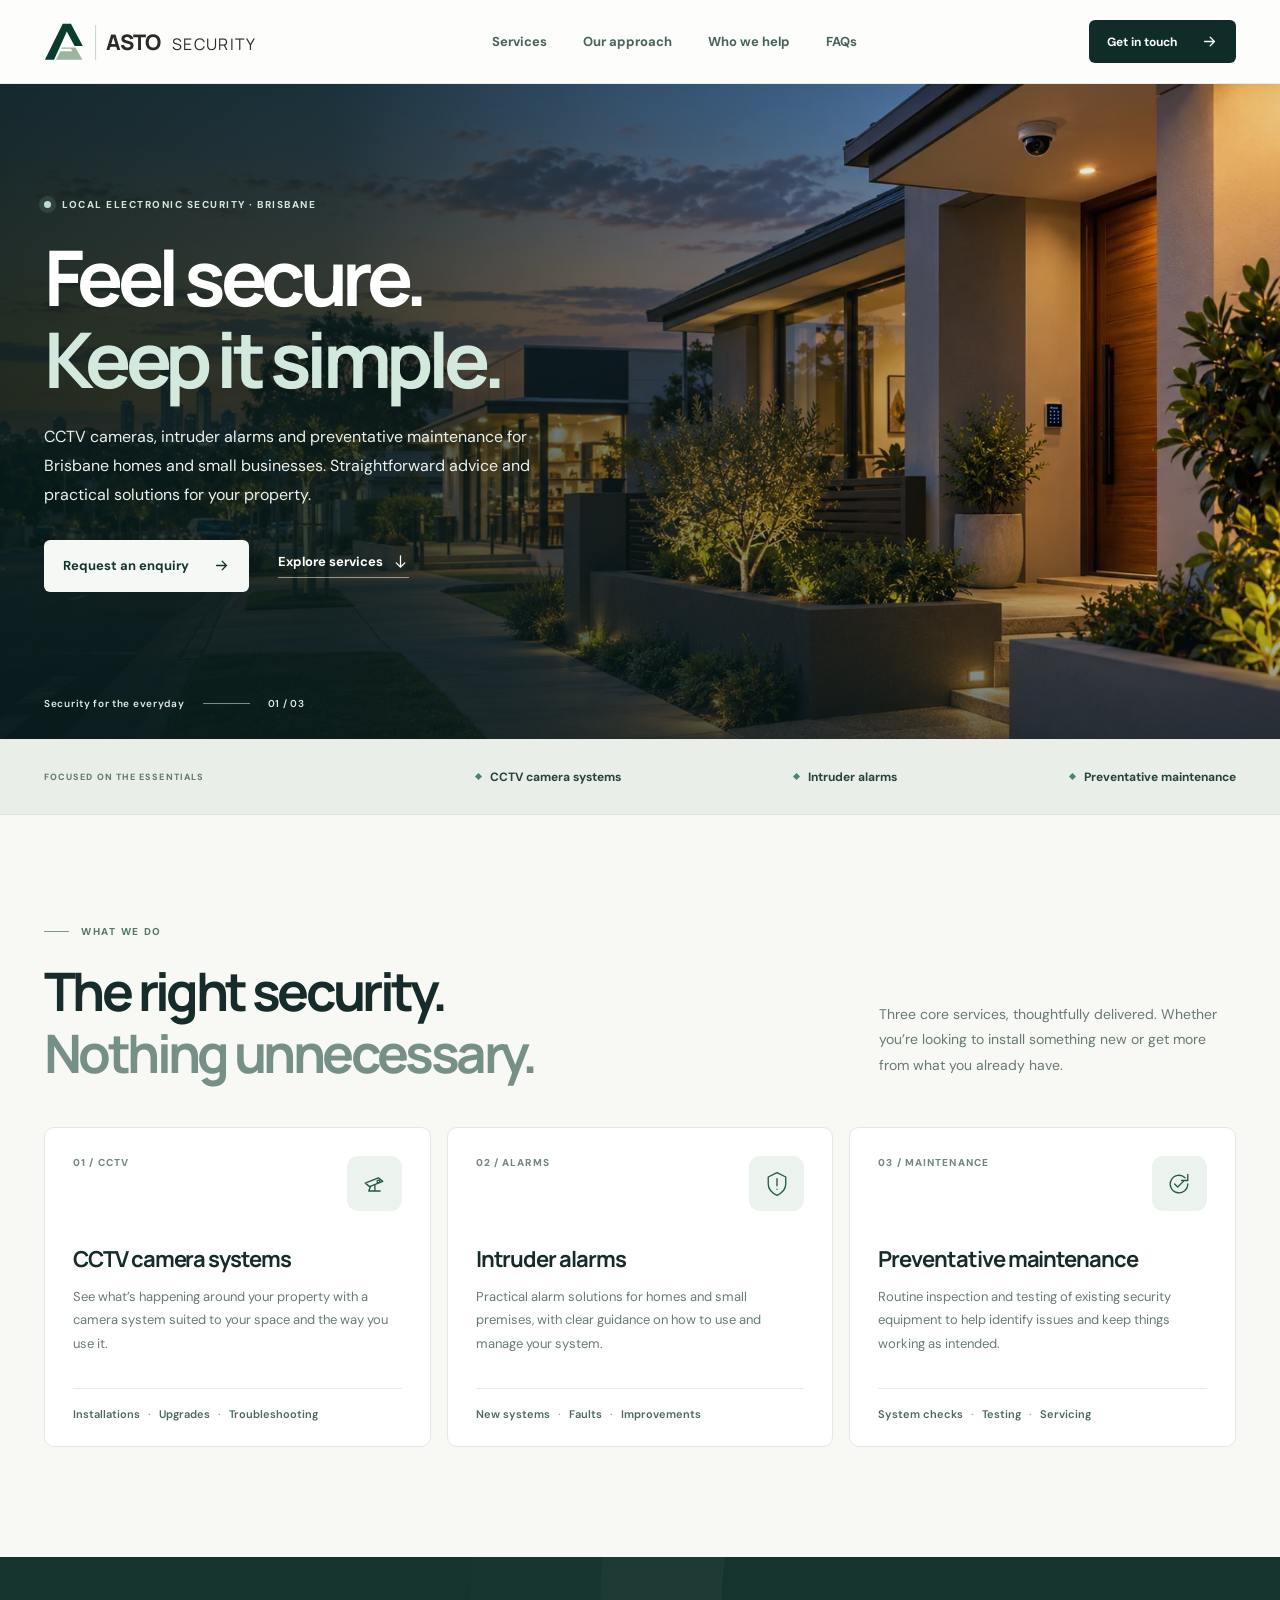
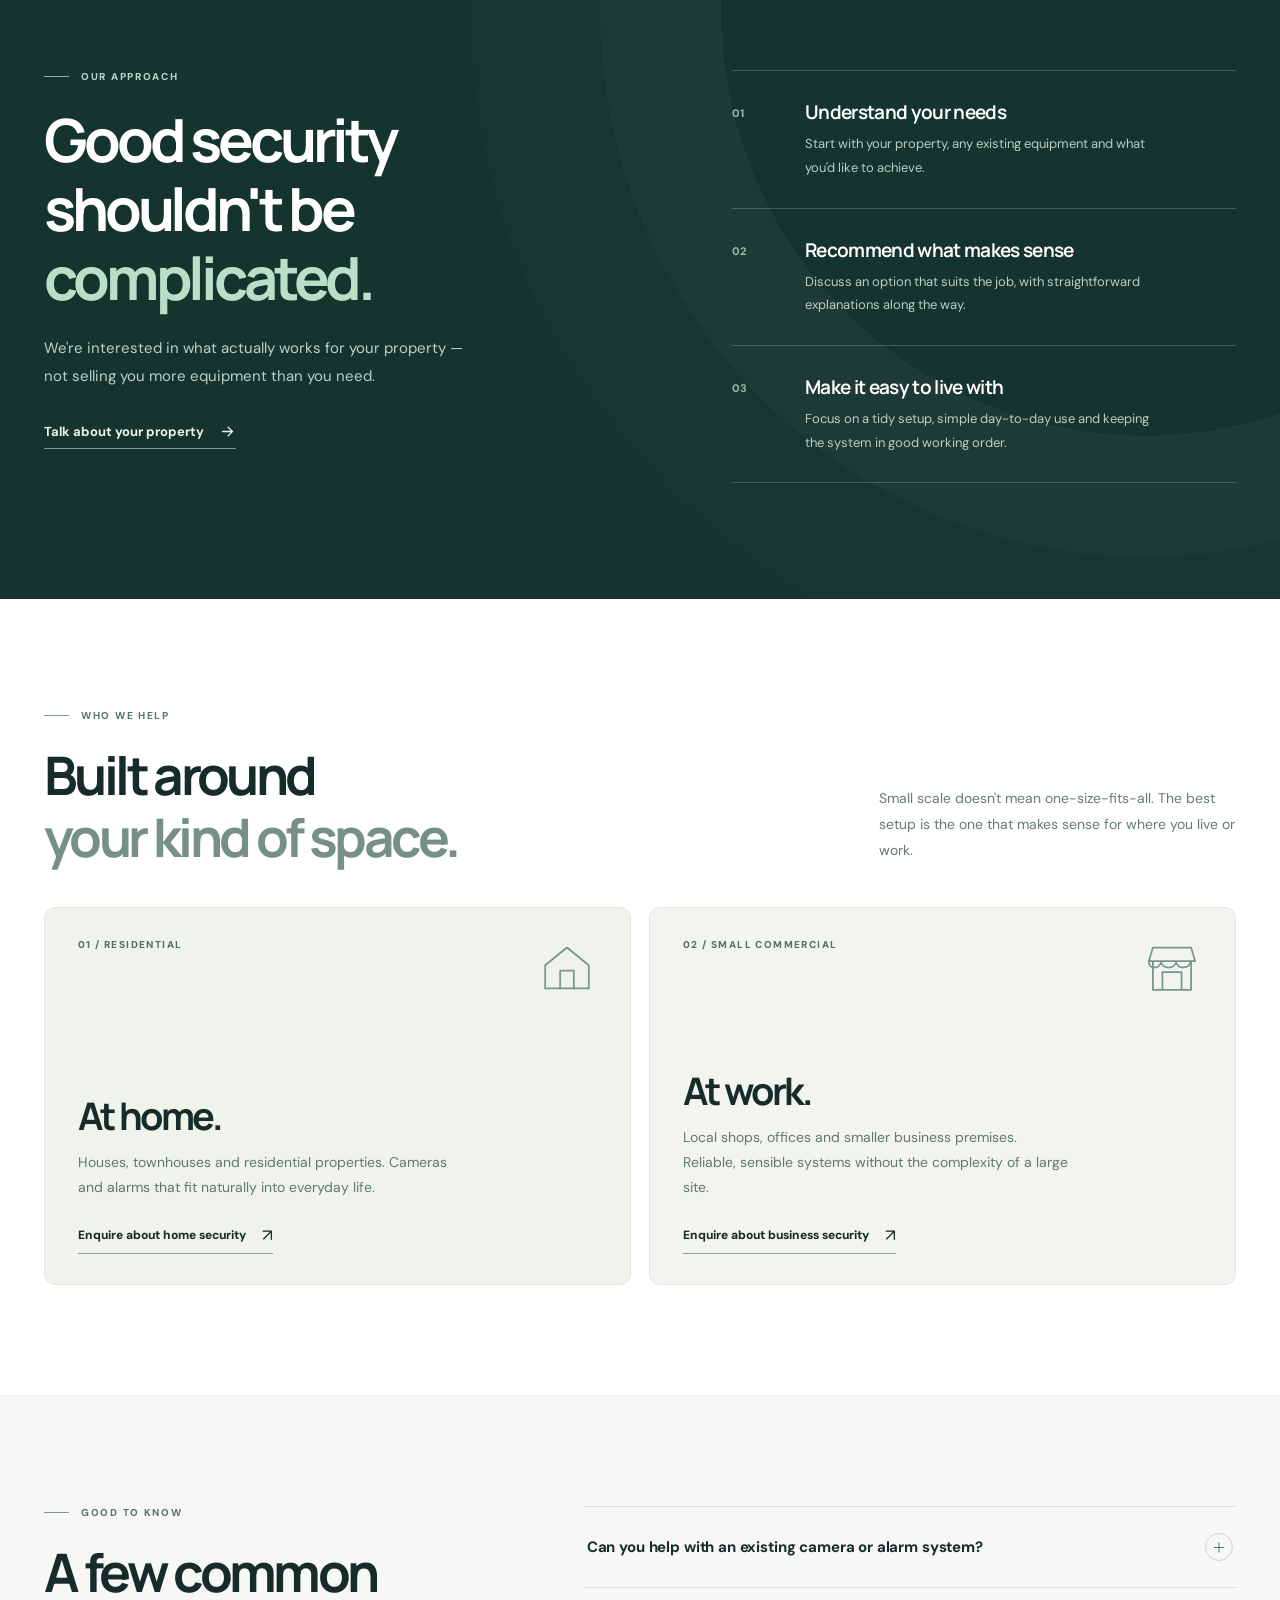
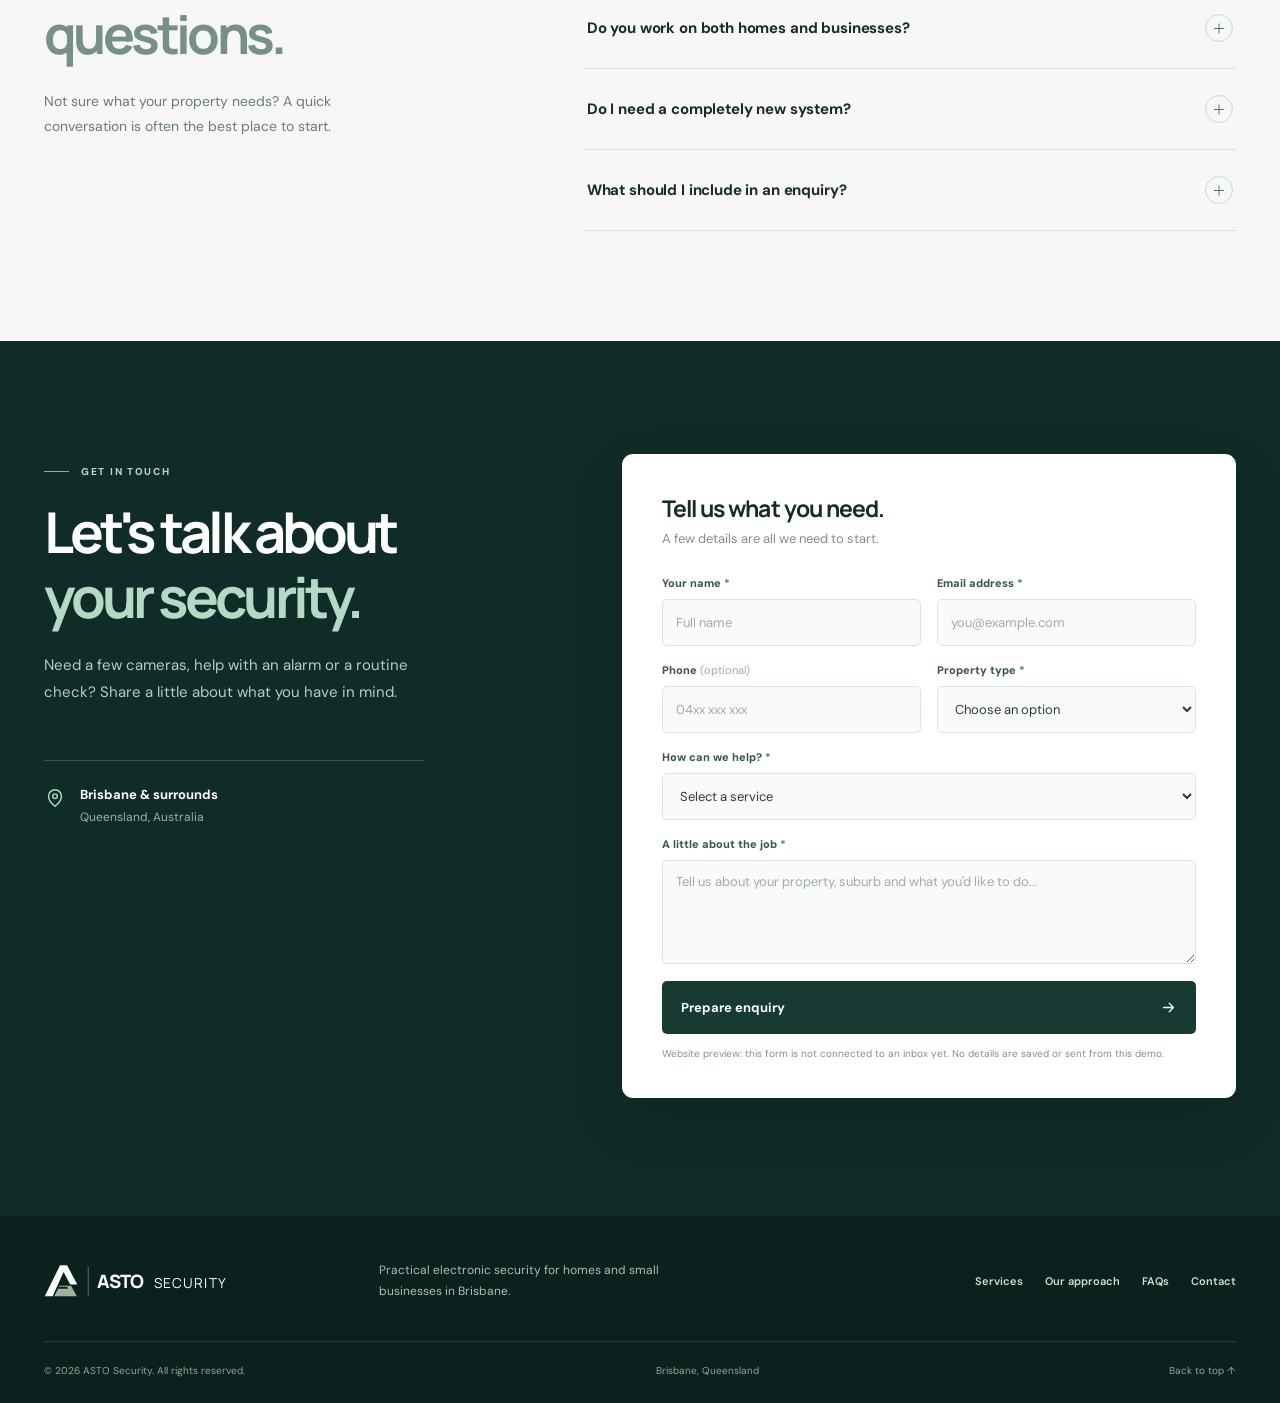
<file: index.html>
<!doctype html>
<html lang="en-AU">
<head>
  <meta charset="utf-8">
  <meta name="viewport" content="width=device-width, initial-scale=1">
  <meta name="theme-color" content="#f8f8f5">
  <meta name="description" content="ASTO Security offers CCTV camera systems, intruder alarms and preventative maintenance for Brisbane homes and small businesses.">
  <title>ASTO Security | CCTV, Alarms & Maintenance in Brisbane</title>
  <link rel="icon" href="assets/branding/asto-favicon-tab.svg" type="image/svg+xml">
  <link rel="preconnect" href="https://fonts.googleapis.com">
  <link rel="preconnect" href="https://fonts.gstatic.com" crossorigin>
  <link href="https://fonts.googleapis.com/css2?family=DM+Sans:wght@400;500;600;700&family=Manrope:wght@400;500;600;700;800&display=swap" rel="stylesheet">
  <link rel="stylesheet" href="styles.css">
  <script src="script.js" defer></script>
</head>
<body>
  <a class="skip-link" href="#main">Skip to content</a>
  <header class="site-header" id="top">
    <div class="container header-row">
      <a class="brand" href="#top" aria-label="ASTO Security, back to top">
        <!-- Inlined from assets/branding/asto-horizontal-dark.svg so the wordmark uses the page's Manrope font -->
        <svg class="brand-logo" viewBox="6 8 474 92" aria-hidden="true" focusable="false">
          <g transform="translate(0 2)"><path d="M8 91L47 12H65L91 61H73L56 29L28 91H8Z" fill="#0B3D2E"/><path d="M44 64H75L90 91H32L42 72H68L65 67H44Z" fill="#9DB49E"/></g>
          <path d="M119 17v77" stroke="#9DB49E" stroke-width="1.5" opacity=".8"/>
          <text x="141" y="72" font-family="Manrope,Montserrat,Arial,sans-serif" font-size="47" font-weight="800" letter-spacing="-2" fill="#2B2B2B">ASTO</text>
          <text x="286" y="72" font-family="Manrope,Montserrat,Arial,sans-serif" font-size="35" font-weight="400" letter-spacing="3" fill="#2B2B2B">SECURITY</text>
        </svg>
      </a>
      <nav class="desktop-nav" aria-label="Main navigation">
        <a href="#services">Services</a>
        <a href="#approach">Our approach</a>
        <a href="#who-we-help">Who we help</a>
        <a href="#faq">FAQs</a>
      </nav>
      <a href="#contact" class="header-cta">Get in touch <svg aria-hidden="true" viewBox="0 0 24 24"><path d="M5 12h14m-6-6 6 6-6 6"/></svg></a>
      <button class="mobile-toggle" id="mobileToggle" type="button" aria-controls="mobileNav" aria-expanded="false" aria-label="Open navigation">
        <svg class="menu-icon" viewBox="0 0 24 24" aria-hidden="true"><path d="M4 7h16M4 12h16M4 17h16"/></svg>
        <svg class="close-icon" viewBox="0 0 24 24" aria-hidden="true"><path d="M5 5l14 14M19 5 5 19"/></svg>
      </button>
    </div>
    <nav class="mobile-nav" id="mobileNav" aria-label="Mobile navigation" inert>
      <a href="#services">Services</a><a href="#approach">Our approach</a><a href="#who-we-help">Who we help</a><a href="#faq">FAQs</a><a class="mobile-nav-contact" href="#contact">Get in touch <span>↗</span></a>
    </nav>
  </header>

  <main id="main">
    <section class="hero" aria-labelledby="hero-title">
      <div class="hero-image" role="img" aria-label="Warmly lit contemporary home with a CCTV camera at dusk, on a quiet Brisbane-style street"></div>
      <div class="container hero-inner">
        <div class="hero-content">
          <div class="hero-eyebrow"><span class="eyebrow-dot"></span> LOCAL ELECTRONIC SECURITY · BRISBANE</div>
          <h1 id="hero-title">Feel secure.<br><em>Keep it simple.</em></h1>
          <p>CCTV cameras, intruder alarms and preventative maintenance for Brisbane homes and small businesses. Straightforward advice and practical solutions for your property.</p>
          <div class="hero-actions">
            <a class="button button-light" href="#contact">Request an enquiry <svg viewBox="0 0 24 24" aria-hidden="true"><path d="M5 12h14m-6-6 6 6-6 6"/></svg></a>
            <a class="hero-text-link" href="#services">Explore services <svg viewBox="0 0 24 24" aria-hidden="true"><path d="M12 4v16m-6-6 6 6 6-6"/></svg></a>
          </div>
        </div>
      </div>
      <div class="hero-bottom container" aria-hidden="true"><span>Security for the everyday</span><span class="hero-bottom-rule"></span><span>01 / 03</span></div>
    </section>

    <div class="scope-band" aria-label="Our main services">
      <div class="container scope-inner">
        <div class="scope-label">FOCUSED ON THE ESSENTIALS</div>
        <div class="scope-entries"><span><i aria-hidden="true"></i> CCTV camera systems</span><span><i aria-hidden="true"></i> Intruder alarms</span><span><i aria-hidden="true"></i> Preventative maintenance</span></div>
      </div>
    </div>

    <section class="section services-section" id="services" aria-labelledby="services-heading">
      <div class="container">
        <div class="section-intro reveal">
          <div><div class="section-kicker"><span class="kicker-line"></span> WHAT WE DO</div><h2 id="services-heading">The right security.<br><span>Nothing unnecessary.</span></h2></div>
          <p>Three core services, thoughtfully delivered. Whether you’re looking to install something new or get more from what you already have.</p>
        </div>
        <div class="services-grid">
          <article class="service-card reveal">
            <div class="service-top"><span class="service-number">01 / CCTV</span><span class="service-icon" aria-hidden="true"><svg viewBox="0 0 32 32"><path d="m6 15 15-6 5 4-15 6-5-4Z"/><path d="m12 19-2 5h13M17 17v7"/><circle cx="21" cy="13" r="1.5"/></svg></span></div>
            <div><h3>CCTV camera systems</h3><p>See what’s happening around your property with a camera system suited to your space and the way you use it.</p></div>
            <div class="service-detail">Installations <span>·</span> Upgrades <span>·</span> Troubleshooting</div>
          </article>
          <article class="service-card reveal">
            <div class="service-top"><span class="service-number">02 / ALARMS</span><span class="service-icon" aria-hidden="true"><svg viewBox="0 0 32 32"><path d="m16 3 10 5v8c0 6-4 10-10 13C10 26 6 22 6 16V8l10-5Z"/><path d="M16 10v8m0 4h.01"/></svg></span></div>
            <div><h3>Intruder alarms</h3><p>Practical alarm solutions for homes and small premises, with clear guidance on how to use and manage your system.</p></div>
            <div class="service-detail">New systems <span>·</span> Faults <span>·</span> Improvements</div>
          </article>
          <article class="service-card reveal">
            <div class="service-top"><span class="service-number">03 / MAINTENANCE</span><span class="service-icon" aria-hidden="true"><svg viewBox="0 0 32 32"><path d="M26 16a10 10 0 1 1-3.1-7.2"/><path d="M26 5v7h-7"/><path d="m11 16 3.5 3.5L21 13"/></svg></span></div>
            <div><h3>Preventative maintenance</h3><p>Routine inspection and testing of existing security equipment to help identify issues and keep things working as intended.</p></div>
            <div class="service-detail">System checks <span>·</span> Testing <span>·</span> Servicing</div>
          </article>
        </div>
      </div>
    </section>

    <section class="approach-section" id="approach" aria-labelledby="approach-heading">
      <div class="container approach-grid">
        <div class="approach-heading reveal">
          <div class="section-kicker kicker-light"><span class="kicker-line"></span> OUR APPROACH</div>
          <h2 id="approach-heading">Good security<br>shouldn't be<br><em>complicated.</em></h2>
          <p>We're interested in what actually works for your property — not selling you more equipment than you need.</p>
          <a class="approach-link" href="#contact">Talk about your property <svg viewBox="0 0 24 24" aria-hidden="true"><path d="M5 12h14m-6-6 6 6-6 6"/></svg></a>
        </div>
        <div class="approach-steps">
          <div class="approach-step reveal"><span class="step-num">01</span><div><h3>Understand your needs</h3><p>Start with your property, any existing equipment and what you'd like to achieve.</p></div></div>
          <div class="approach-step reveal"><span class="step-num">02</span><div><h3>Recommend what makes sense</h3><p>Discuss an option that suits the job, with straightforward explanations along the way.</p></div></div>
          <div class="approach-step reveal"><span class="step-num">03</span><div><h3>Make it easy to live with</h3><p>Focus on a tidy setup, simple day-to-day use and keeping the system in good working order.</p></div></div>
        </div>
      </div>
    </section>

    <section class="section customers-section" id="who-we-help" aria-labelledby="customers-heading">
      <div class="container">
        <div class="section-intro customers-intro reveal">
          <div><div class="section-kicker"><span class="kicker-line"></span> WHO WE HELP</div><h2 id="customers-heading">Built around<br><span>your kind of space.</span></h2></div>
          <p>Small scale doesn't mean one-size-fits-all. The best setup is the one that makes sense for where you live or work.</p>
        </div>
        <div class="customer-grid">
          <article class="customer-card customer-home reveal">
            <div class="customer-card-top"><span>01 / RESIDENTIAL</span><svg viewBox="0 0 44 44" aria-hidden="true"><path d="m6 20 16-13 16 13v17H6V20Z"/><path d="M17 37V24h10v13"/></svg></div>
            <div><h3>At home.</h3><p>Houses, townhouses and residential properties. Cameras and alarms that fit naturally into everyday life.</p><a href="#contact">Enquire about home security <span aria-hidden="true">↗</span></a></div>
          </article>
          <article class="customer-card customer-business reveal">
            <div class="customer-card-top"><span>02 / SMALL COMMERCIAL</span><svg viewBox="0 0 44 44" aria-hidden="true"><path d="M5 17h34l-3-10H8L5 17Zm3 0v21h28V17M15 38V25h14v13"/><path d="M5 17c0 6 7 6 9 1 2 5 9 5 11 0 2 5 9 5 11-1"/></svg></div>
            <div><h3>At work.</h3><p>Local shops, offices and smaller business premises. Reliable, sensible systems without the complexity of a large site.</p><a href="#contact">Enquire about business security <span aria-hidden="true">↗</span></a></div>
          </article>
        </div>
      </div>
    </section>

    <section class="section faq-section" id="faq" aria-labelledby="faq-heading">
      <div class="container faq-grid">
        <div class="faq-heading reveal"><div class="section-kicker"><span class="kicker-line"></span> GOOD TO KNOW</div><h2 id="faq-heading">A few common<br><span>questions.</span></h2><p>Not sure what your property needs? A quick conversation is often the best place to start.</p></div>
        <div class="faq-list reveal">
          <details><summary>Can you help with an existing camera or alarm system?<span class="faq-plus" aria-hidden="true"></span></summary><p>Existing systems may be suitable for troubleshooting, servicing or targeted upgrades. What’s possible will depend on the equipment, its condition and compatibility.</p></details>
          <details><summary>Do you work on both homes and businesses?<span class="faq-plus" aria-hidden="true"></span></summary><p>ASTO is focused on residential properties and smaller commercial premises such as shops, small offices and local workshops around Brisbane.</p></details>
          <details><summary>Do I need a completely new system?<span class="faq-plus" aria-hidden="true"></span></summary><p>Not necessarily. Sometimes maintenance or a selective upgrade is all that's needed. We can discuss the existing system before considering replacement.</p></details>
          <details><summary>What should I include in an enquiry?<span class="faq-plus" aria-hidden="true"></span></summary><p>Just tell us your suburb, the type of property, and what you need help with. If you already have a system, its make and a few photos can be useful.</p></details>
        </div>
      </div>
    </section>

    <section class="contact-section" id="contact" aria-labelledby="contact-heading">
      <div class="container contact-grid">
        <div class="contact-left reveal">
          <div class="section-kicker kicker-light"><span class="kicker-line"></span> GET IN TOUCH</div>
          <h2 id="contact-heading">Let's talk about<br><em>your security.</em></h2>
          <p>Need a few cameras, help with an alarm or a routine check? Share a little about what you have in mind.</p>
          <div class="contact-location"><svg viewBox="0 0 24 24" aria-hidden="true"><path d="M19 10c0 5.4-7 11-7 11S5 15.4 5 10a7 7 0 0 1 14 0Z"/><circle cx="12" cy="10" r="2.5"/></svg><div><strong>Brisbane & surrounds</strong><span>Queensland, Australia</span></div></div>
          <p class="contact-email" id="contactEmailDisplay" hidden></p>
        </div>
        <div class="contact-form-card reveal">
          <div class="form-heading"><h3>Tell us what you need.</h3><p>A few details are all we need to start.</p></div>
          <form id="enquiryForm">
            <div class="field-row"><div class="field"><label for="fullName">Your name <span>*</span></label><input id="fullName" name="fullName" autocomplete="name" placeholder="Full name" required></div><div class="field"><label for="email">Email address <span>*</span></label><input id="email" name="email" type="email" autocomplete="email" placeholder="you@example.com" required></div></div>
            <div class="field-row"><div class="field"><label for="phone">Phone <span class="optional">(optional)</span></label><input id="phone" name="phone" type="tel" autocomplete="tel" placeholder="04xx xxx xxx"></div><div class="field"><label for="property">Property type <span>*</span></label><select id="property" name="property" required><option value="" disabled selected>Choose an option</option><option>Residential</option><option>Small business</option></select></div></div>
            <div class="field"><label for="service">How can we help? <span>*</span></label><select id="service" name="service" required><option value="" disabled selected>Select a service</option><option>CCTV cameras</option><option>Intruder alarms</option><option>Preventative maintenance</option><option>Not sure yet</option></select></div>
            <div class="field"><label for="message">A little about the job <span>*</span></label><textarea id="message" name="message" placeholder="Tell us about your property, suburb and what you'd like to do..." rows="4" required></textarea></div>
            <button class="form-submit" type="submit">Prepare enquiry <svg viewBox="0 0 24 24" aria-hidden="true"><path d="M5 12h14m-6-6 6 6-6 6"/></svg></button>
            <p class="form-feedback" role="status" aria-live="polite" id="formFeedback"></p>
            <p class="form-disclaimer">Website preview: this form is not connected to an inbox yet. No details are saved or sent from this demo.</p>
          </form>
        </div>
      </div>
    </section>
  </main>

  <footer class="footer"><div class="container footer-main">
    <a class="footer-brand" href="#top" aria-label="ASTO Security, back to top">
      <!-- Inlined from assets/branding/asto-horizontal-light.svg so the wordmark uses the page's Manrope font -->
      <svg class="footer-logo" viewBox="6 8 474 92" aria-hidden="true" focusable="false">
        <g transform="translate(0 2)"><path d="M8 91L47 12H65L91 61H73L56 29L28 91H8Z" fill="#FFFFFF"/><path d="M44 64H75L90 91H32L42 72H68L65 67H44Z" fill="#9DB49E"/></g>
        <path d="M119 17v77" stroke="#9DB49E" stroke-width="1.5" opacity=".9"/>
        <text x="141" y="72" font-family="Manrope,Montserrat,Arial,sans-serif" font-size="47" font-weight="800" letter-spacing="-2" fill="#FFFFFF">ASTO</text>
        <text x="286" y="72" font-family="Manrope,Montserrat,Arial,sans-serif" font-size="35" font-weight="400" letter-spacing="3" fill="#FFFFFF">SECURITY</text>
      </svg>
    </a>
    <p>Practical electronic security for homes and small businesses in Brisbane.</p>
    <div class="footer-links"><a href="#services">Services</a><a href="#approach">Our approach</a><a href="#faq">FAQs</a><a href="#contact">Contact</a></div>
  </div><div class="container footer-bottom"><span>© <span id="year">2026</span> ASTO Security. All rights reserved.</span><span>Brisbane, Queensland</span><a href="#top">Back to top ↑</a></div></footer>
</body>
</html>
</file>
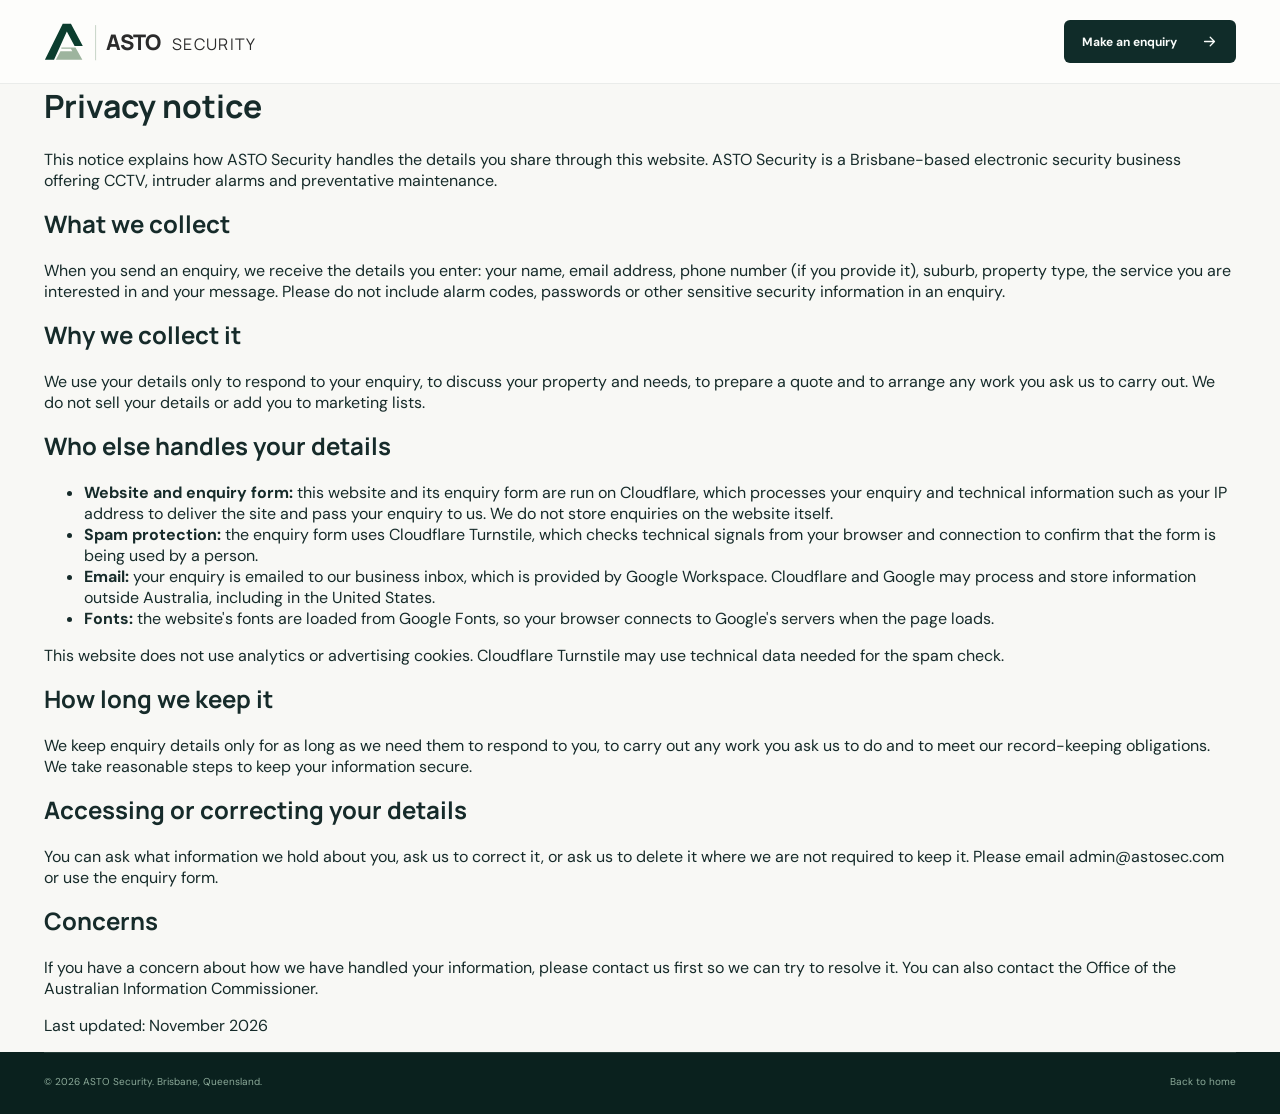
<file: public/privacy.html>
<!doctype html>
<html lang="en-AU">
<head>
  <meta charset="utf-8">
  <meta name="viewport" content="width=device-width, initial-scale=1">
  <meta name="theme-color" content="#f8f8f5">
  <meta name="description" content="How ASTO Security handles the details you send through its website enquiry form.">
  <title>Privacy notice | ASTO Security</title>
  <link rel="canonical" href="https://astosec.com/privacy">
  <link rel="icon" href="/assets/branding/asto-favicon-tab.svg" type="image/svg+xml">
  <link rel="apple-touch-icon" href="/assets/branding/apple-touch-icon.png">
  <link rel="preconnect" href="https://fonts.googleapis.com">
  <link rel="preconnect" href="https://fonts.gstatic.com" crossorigin>
  <link href="https://fonts.googleapis.com/css2?family=DM+Sans:wght@400;500;600;700&family=Manrope:wght@400;500;600;700;800&display=swap" rel="stylesheet">
  <link rel="stylesheet" href="/styles.css">
</head>
<body class="simple-page">
  <a class="skip-link" href="#main">Skip to content</a>
  <header class="site-header">
    <div class="container header-row">
      <a class="brand" href="/" aria-label="ASTO Security home">
        <svg class="brand-logo" viewBox="6 8 474 92" aria-hidden="true" focusable="false">
          <g transform="translate(0 2)"><path d="M8 91L47 12H65L91 61H73L56 29L28 91H8Z" fill="#0B3D2E"/><path d="M44 64H75L90 91H32L42 72H68L65 67H44Z" fill="#9DB49E"/></g>
          <path d="M119 17v77" stroke="#9DB49E" stroke-width="1.5" opacity=".8"/>
          <text x="141" y="72" font-family="Manrope,Montserrat,Arial,sans-serif" font-size="47" font-weight="800" letter-spacing="-2" fill="#2B2B2B">ASTO</text>
          <text x="286" y="72" font-family="Manrope,Montserrat,Arial,sans-serif" font-size="35" font-weight="400" letter-spacing="3" fill="#2B2B2B">SECURITY</text>
        </svg>
      </a>
      <a href="/#contact" class="header-cta header-cta-simple">Make an enquiry <svg aria-hidden="true" viewBox="0 0 24 24"><path d="M5 12h14m-6-6 6 6-6 6"/></svg></a>
    </div>
  </header>
  <main id="main" class="legal">
    <div class="container legal-inner">
      <h1>Privacy notice</h1>
      <p class="legal-lead">This notice explains how ASTO Security handles the details you share through this website. ASTO Security is a Brisbane-based electronic security business offering CCTV, intruder alarms and preventative maintenance.</p>

      <h2>What we collect</h2>
      <p>When you send an enquiry, we receive the details you enter: your name, email address, phone number (if you provide it), suburb, property type, the service you are interested in and your message. Please do not include alarm codes, passwords or other sensitive security information in an enquiry.</p>

      <h2>Why we collect it</h2>
      <p>We use your details only to respond to your enquiry, to discuss your property and needs, to prepare a quote and to arrange any work you ask us to carry out. We do not sell your details or add you to marketing lists.</p>

      <h2>Who else handles your details</h2>
      <ul>
        <li><strong>Website and enquiry form:</strong> this website and its enquiry form are run on Cloudflare, which processes your enquiry and technical information such as your IP address to deliver the site and pass your enquiry to us. We do not store enquiries on the website itself.</li>
        <li><strong>Spam protection:</strong> the enquiry form uses Cloudflare Turnstile, which checks technical signals from your browser and connection to confirm that the form is being used by a person.</li>
        <li><strong>Email:</strong> your enquiry is emailed to our business inbox, which is provided by Google Workspace. Cloudflare and Google may process and store information outside Australia, including in the United States.</li>
        <li><strong>Fonts:</strong> the website's fonts are loaded from Google Fonts, so your browser connects to Google's servers when the page loads.</li>
      </ul>
      <p>This website does not use analytics or advertising cookies. Cloudflare Turnstile may use technical data needed for the spam check.</p>

      <h2>How long we keep it</h2>
      <p>We keep enquiry details only for as long as we need them to respond to you, to carry out any work you ask us to do and to meet our record-keeping obligations. We take reasonable steps to keep your information secure.</p>

      <h2>Accessing or correcting your details</h2>
      <p>You can ask what information we hold about you, ask us to correct it, or ask us to delete it where we are not required to keep it. Please email <a href="mailto:admin@astosec.com">admin@astosec.com</a> or use the <a href="/#contact">enquiry form</a>.</p>

      <h2>Concerns</h2>
      <p>If you have a concern about how we have handled your information, please contact us first so we can try to resolve it. You can also contact the <a href="https://www.oaic.gov.au/" rel="noopener">Office of the Australian Information Commissioner</a>.</p>

      <p class="legal-updated">Last updated: November 2026</p>
    </div>
  </main>
  <footer class="footer"><div class="container footer-bottom"><span>© 2026 ASTO Security. Brisbane, Queensland.</span><a href="/">Back to home</a></div></footer>
</body>
</html>
</file>
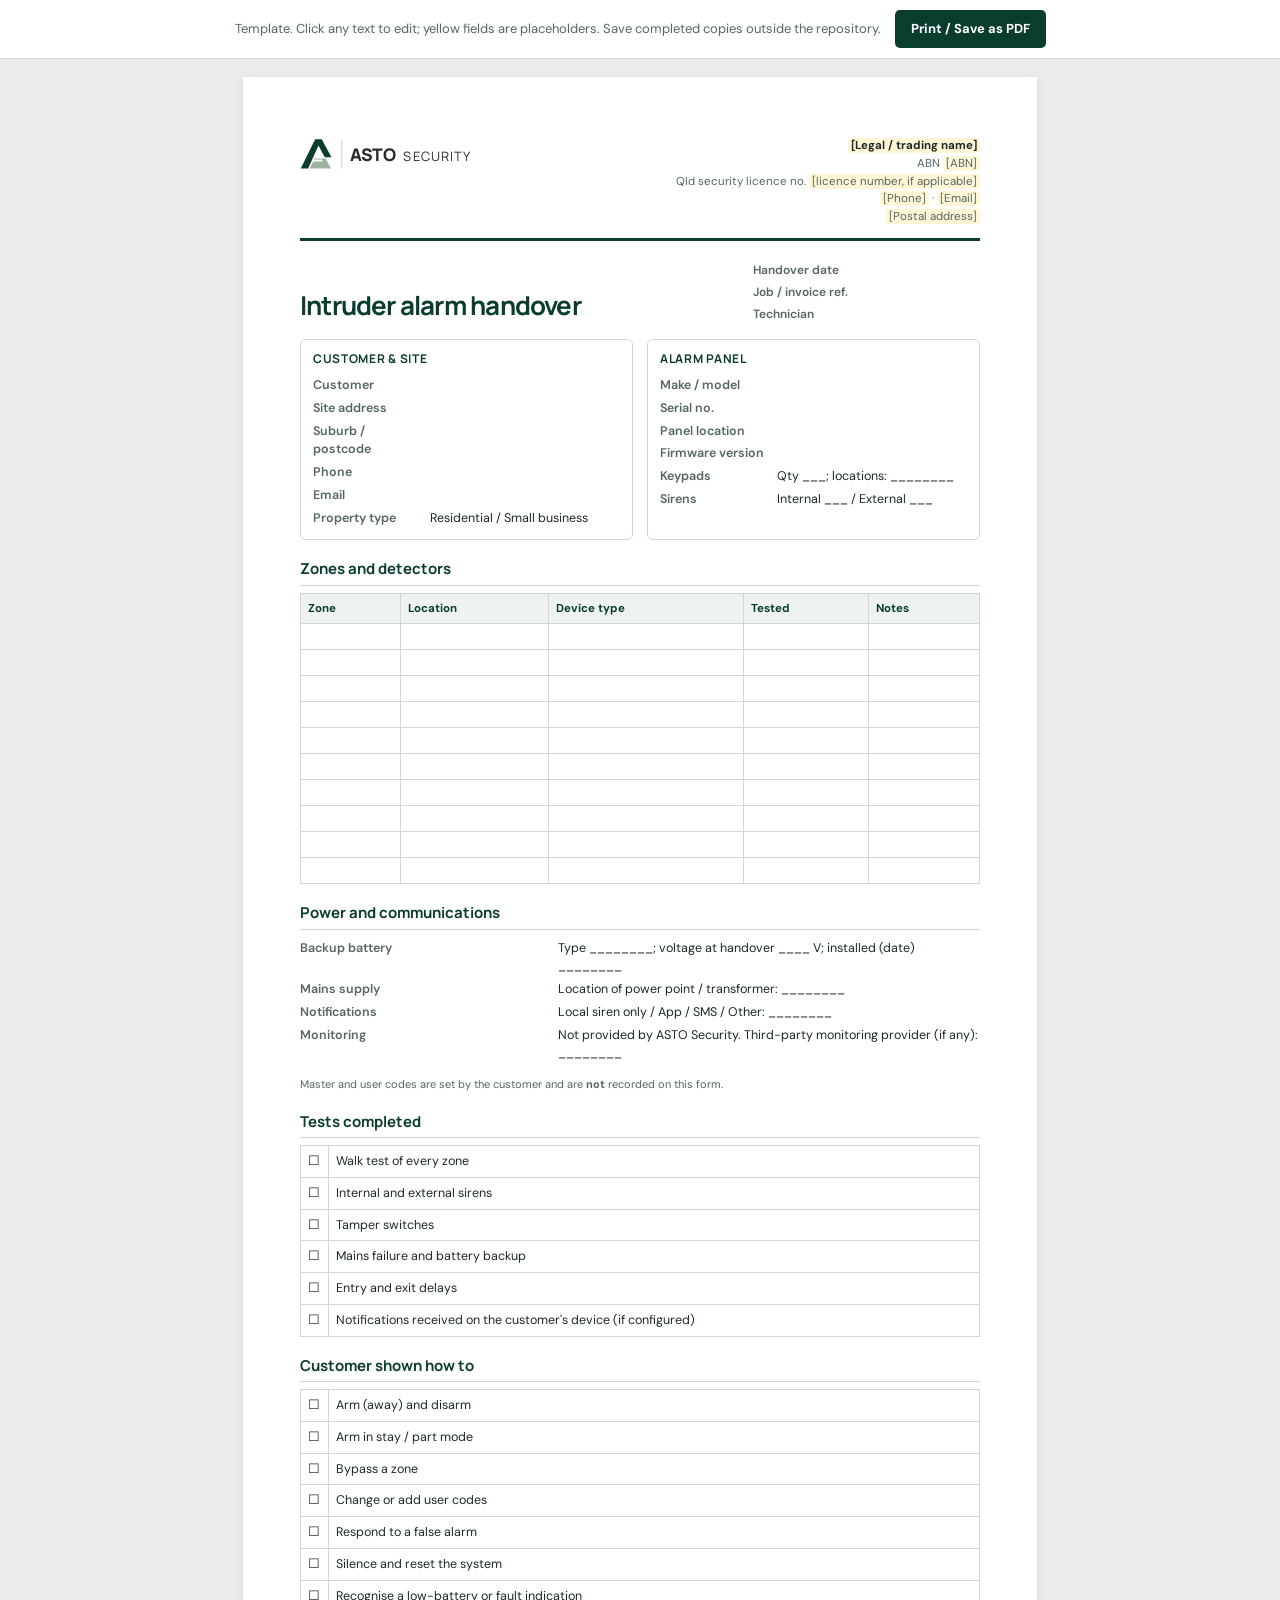
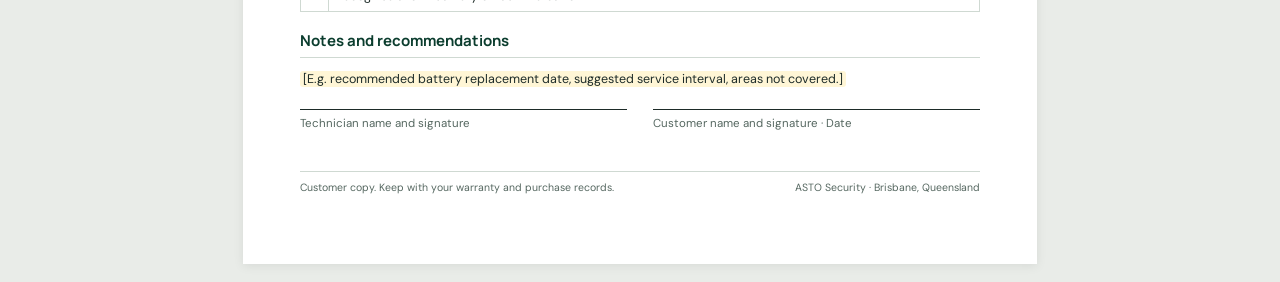
<file: docs/business-templates/alarm-handover.html>
<!doctype html>
<html lang="en-AU">
<head>
<meta charset="utf-8">
<meta name="viewport" content="width=device-width, initial-scale=1">
<meta name="robots" content="noindex">
<title>Alarm installation handover | ASTO Security template</title>
<link rel="preconnect" href="https://fonts.googleapis.com"><link rel="preconnect" href="https://fonts.gstatic.com" crossorigin>
<link href="https://fonts.googleapis.com/css2?family=DM+Sans:wght@400;600;700&family=Manrope:wght@700;800&display=swap" rel="stylesheet">
<link rel="stylesheet" href="templates.css">
</head>
<body>
<div class="toolbar"><span>Template. Click any text to edit; yellow fields are placeholders. Save completed copies outside the repository.</span><button type="button" onclick="window.print()">Print / Save as PDF</button></div>
<article class="doc" contenteditable="true" spellcheck="true">
<header class="doc-head"><svg viewBox="6 8 474 92" aria-label="ASTO Security" role="img"><g transform="translate(0 2)"><path d="M8 91L47 12H65L91 61H73L56 29L28 91H8Z" fill="#0B3D2E"/><path d="M44 64H75L90 91H32L42 72H68L65 67H44Z" fill="#9DB49E"/></g><path d="M119 17v77" stroke="#9DB49E" stroke-width="1.5"/><text x="141" y="72" font-family="Manrope,Arial,sans-serif" font-size="47" font-weight="800" letter-spacing="-2" fill="#2B2B2B">ASTO</text><text x="286" y="72" font-family="Manrope,Arial,sans-serif" font-size="35" font-weight="400" letter-spacing="3" fill="#2B2B2B">SECURITY</text></svg><div class="biz"><strong><span class="ph">[Legal / trading name]</span></strong><br>ABN <span class="ph">[ABN]</span><br>Qld security licence no. <span class="ph">[licence number, if applicable]</span><br><span class="ph">[Phone]</span> · <span class="ph">[Email]</span><br><span class="ph">[Postal address]</span></div></header>
<div class="title-row"><h1>Intruder alarm handover</h1><table class="meta"><tr><th>Handover date</th><td></td></tr><tr><th>Job / invoice ref.</th><td></td></tr><tr><th>Technician</th><td></td></tr></table></div>
<div class="two"><div class="box"><h3>Customer &amp; site</h3><table class="kv"><tr><th>Customer</th><td></td></tr><tr><th>Site address</th><td></td></tr><tr><th>Suburb / postcode</th><td></td></tr><tr><th>Phone</th><td></td></tr><tr><th>Email</th><td></td></tr><tr><th>Property type</th><td>Residential / Small business</td></tr></table></div><div class="box"><h3>Alarm panel</h3><table class="kv"><tr><th>Make / model</th><td></td></tr><tr><th>Serial no.</th><td></td></tr><tr><th>Panel location</th><td></td></tr><tr><th>Firmware version</th><td></td></tr><tr><th>Keypads</th><td>Qty ___; locations: ________</td></tr><tr><th>Sirens</th><td>Internal ___ / External ___</td></tr></table></div></div>
<h2>Zones and detectors</h2>
<table class="grid"><thead><tr><th>Zone</th><th>Location</th><th>Device type</th><th>Tested</th><th>Notes</th></tr></thead><tbody>
<tr><td></td><td></td><td></td><td></td><td></td></tr>
<tr><td></td><td></td><td></td><td></td><td></td></tr>
<tr><td></td><td></td><td></td><td></td><td></td></tr>
<tr><td></td><td></td><td></td><td></td><td></td></tr>
<tr><td></td><td></td><td></td><td></td><td></td></tr>
<tr><td></td><td></td><td></td><td></td><td></td></tr>
<tr><td></td><td></td><td></td><td></td><td></td></tr>
<tr><td></td><td></td><td></td><td></td><td></td></tr>
<tr><td></td><td></td><td></td><td></td><td></td></tr>
<tr><td></td><td></td><td></td><td></td><td></td></tr>
</tbody></table>
<h2>Power and communications</h2>
<table class="kv"><tr><th>Backup battery</th><td>Type ________; voltage at handover ____ V; installed (date) ________</td></tr><tr><th>Mains supply</th><td>Location of power point / transformer: ________</td></tr><tr><th>Notifications</th><td>Local siren only / App / SMS / Other: ________</td></tr><tr><th>Monitoring</th><td>Not provided by ASTO Security. Third-party monitoring provider (if any): ________</td></tr></table>
<p class="note">Master and user codes are set by the customer and are <strong>not</strong> recorded on this form.</p>
<h2>Tests completed</h2>
<table class="grid check"><tbody><tr><td>☐</td><td>Walk test of every zone</td></tr><tr><td>☐</td><td>Internal and external sirens</td></tr><tr><td>☐</td><td>Tamper switches</td></tr><tr><td>☐</td><td>Mains failure and battery backup</td></tr><tr><td>☐</td><td>Entry and exit delays</td></tr><tr><td>☐</td><td>Notifications received on the customer's device (if configured)</td></tr></tbody></table>
<h2>Customer shown how to</h2>
<table class="grid check"><tbody><tr><td>☐</td><td>Arm (away) and disarm</td></tr><tr><td>☐</td><td>Arm in stay / part mode</td></tr><tr><td>☐</td><td>Bypass a zone</td></tr><tr><td>☐</td><td>Change or add user codes</td></tr><tr><td>☐</td><td>Respond to a false alarm</td></tr><tr><td>☐</td><td>Silence and reset the system</td></tr><tr><td>☐</td><td>Recognise a low-battery or fault indication</td></tr></tbody></table>
<h2>Notes and recommendations</h2>
<p><span class="ph">[E.g. recommended battery replacement date, suggested service interval, areas not covered.]</span></p>
<div class="sign"><div>Technician name and signature</div><div>Customer name and signature · Date</div></div>
<footer class="doc-foot"><span>Customer copy. Keep with your warranty and purchase records.</span><span>ASTO Security · Brisbane, Queensland</span></footer>
</article>
</body>
</html>
</file>
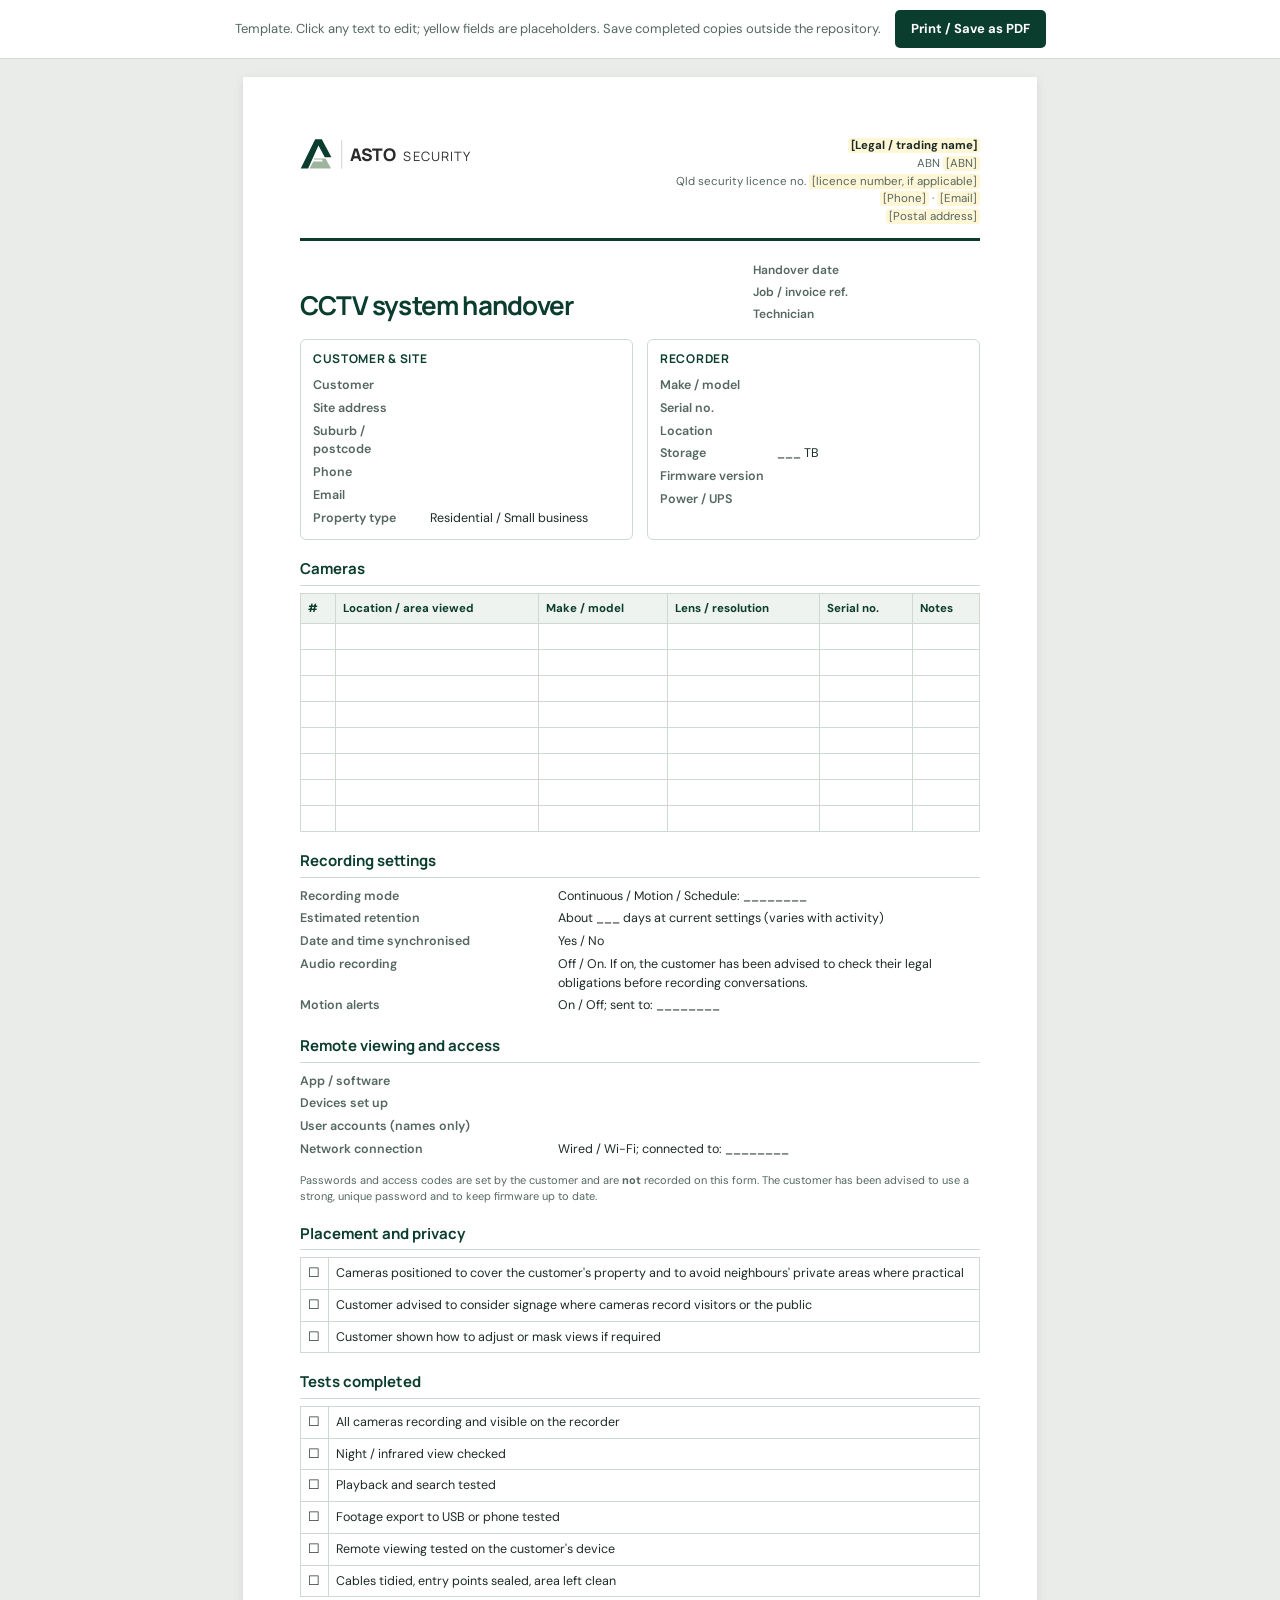
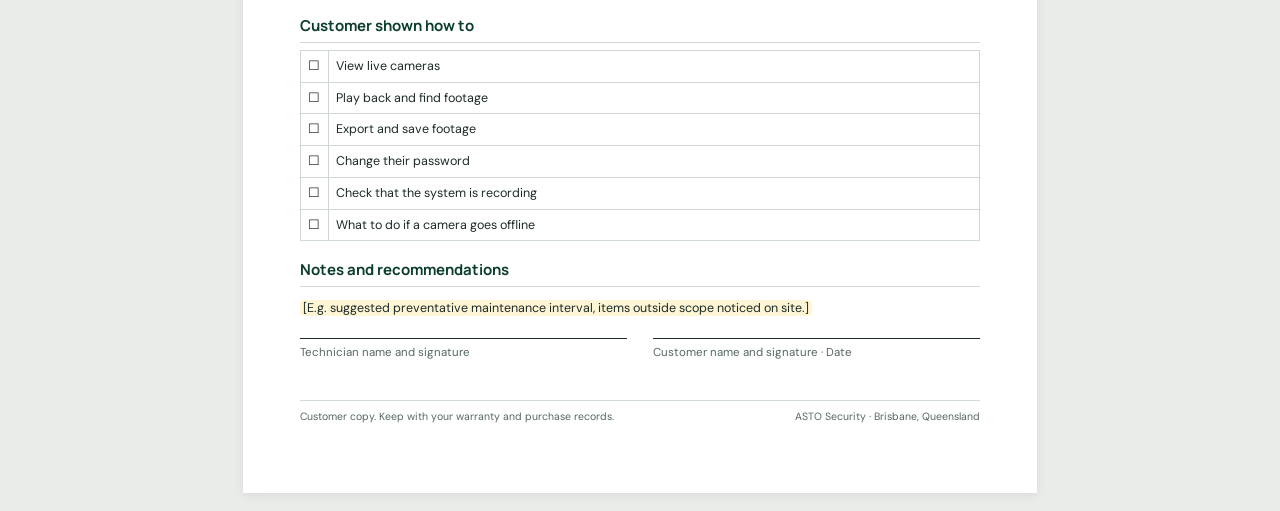
<file: docs/business-templates/cctv-handover.html>
<!doctype html>
<html lang="en-AU">
<head>
<meta charset="utf-8">
<meta name="viewport" content="width=device-width, initial-scale=1">
<meta name="robots" content="noindex">
<title>CCTV installation handover | ASTO Security template</title>
<link rel="preconnect" href="https://fonts.googleapis.com"><link rel="preconnect" href="https://fonts.gstatic.com" crossorigin>
<link href="https://fonts.googleapis.com/css2?family=DM+Sans:wght@400;600;700&family=Manrope:wght@700;800&display=swap" rel="stylesheet">
<link rel="stylesheet" href="templates.css">
</head>
<body>
<div class="toolbar"><span>Template. Click any text to edit; yellow fields are placeholders. Save completed copies outside the repository.</span><button type="button" onclick="window.print()">Print / Save as PDF</button></div>
<article class="doc" contenteditable="true" spellcheck="true">
<header class="doc-head"><svg viewBox="6 8 474 92" aria-label="ASTO Security" role="img"><g transform="translate(0 2)"><path d="M8 91L47 12H65L91 61H73L56 29L28 91H8Z" fill="#0B3D2E"/><path d="M44 64H75L90 91H32L42 72H68L65 67H44Z" fill="#9DB49E"/></g><path d="M119 17v77" stroke="#9DB49E" stroke-width="1.5"/><text x="141" y="72" font-family="Manrope,Arial,sans-serif" font-size="47" font-weight="800" letter-spacing="-2" fill="#2B2B2B">ASTO</text><text x="286" y="72" font-family="Manrope,Arial,sans-serif" font-size="35" font-weight="400" letter-spacing="3" fill="#2B2B2B">SECURITY</text></svg><div class="biz"><strong><span class="ph">[Legal / trading name]</span></strong><br>ABN <span class="ph">[ABN]</span><br>Qld security licence no. <span class="ph">[licence number, if applicable]</span><br><span class="ph">[Phone]</span> · <span class="ph">[Email]</span><br><span class="ph">[Postal address]</span></div></header>
<div class="title-row"><h1>CCTV system handover</h1><table class="meta"><tr><th>Handover date</th><td></td></tr><tr><th>Job / invoice ref.</th><td></td></tr><tr><th>Technician</th><td></td></tr></table></div>
<div class="two"><div class="box"><h3>Customer &amp; site</h3><table class="kv"><tr><th>Customer</th><td></td></tr><tr><th>Site address</th><td></td></tr><tr><th>Suburb / postcode</th><td></td></tr><tr><th>Phone</th><td></td></tr><tr><th>Email</th><td></td></tr><tr><th>Property type</th><td>Residential / Small business</td></tr></table></div><div class="box"><h3>Recorder</h3><table class="kv"><tr><th>Make / model</th><td></td></tr><tr><th>Serial no.</th><td></td></tr><tr><th>Location</th><td></td></tr><tr><th>Storage</th><td>___ TB</td></tr><tr><th>Firmware version</th><td></td></tr><tr><th>Power / UPS</th><td></td></tr></table></div></div>
<h2>Cameras</h2>
<table class="grid"><thead><tr><th>#</th><th>Location / area viewed</th><th>Make / model</th><th>Lens / resolution</th><th>Serial no.</th><th>Notes</th></tr></thead><tbody>
<tr><td></td><td></td><td></td><td></td><td></td><td></td></tr>
<tr><td></td><td></td><td></td><td></td><td></td><td></td></tr>
<tr><td></td><td></td><td></td><td></td><td></td><td></td></tr>
<tr><td></td><td></td><td></td><td></td><td></td><td></td></tr>
<tr><td></td><td></td><td></td><td></td><td></td><td></td></tr>
<tr><td></td><td></td><td></td><td></td><td></td><td></td></tr>
<tr><td></td><td></td><td></td><td></td><td></td><td></td></tr>
<tr><td></td><td></td><td></td><td></td><td></td><td></td></tr>
</tbody></table>
<h2>Recording settings</h2>
<table class="kv"><tr><th>Recording mode</th><td>Continuous / Motion / Schedule: ________</td></tr><tr><th>Estimated retention</th><td>About ___ days at current settings (varies with activity)</td></tr><tr><th>Date and time synchronised</th><td>Yes / No</td></tr><tr><th>Audio recording</th><td>Off / On. If on, the customer has been advised to check their legal obligations before recording conversations.</td></tr><tr><th>Motion alerts</th><td>On / Off; sent to: ________</td></tr></table>
<h2>Remote viewing and access</h2>
<table class="kv"><tr><th>App / software</th><td></td></tr><tr><th>Devices set up</th><td></td></tr><tr><th>User accounts (names only)</th><td></td></tr><tr><th>Network connection</th><td>Wired / Wi-Fi; connected to: ________</td></tr></table>
<p class="note">Passwords and access codes are set by the customer and are <strong>not</strong> recorded on this form. The customer has been advised to use a strong, unique password and to keep firmware up to date.</p>
<h2>Placement and privacy</h2>
<table class="grid check"><tbody><tr><td>☐</td><td>Cameras positioned to cover the customer's property and to avoid neighbours' private areas where practical</td></tr><tr><td>☐</td><td>Customer advised to consider signage where cameras record visitors or the public</td></tr><tr><td>☐</td><td>Customer shown how to adjust or mask views if required</td></tr></tbody></table>
<h2>Tests completed</h2>
<table class="grid check"><tbody><tr><td>☐</td><td>All cameras recording and visible on the recorder</td></tr><tr><td>☐</td><td>Night / infrared view checked</td></tr><tr><td>☐</td><td>Playback and search tested</td></tr><tr><td>☐</td><td>Footage export to USB or phone tested</td></tr><tr><td>☐</td><td>Remote viewing tested on the customer's device</td></tr><tr><td>☐</td><td>Cables tidied, entry points sealed, area left clean</td></tr></tbody></table>
<h2>Customer shown how to</h2>
<table class="grid check"><tbody><tr><td>☐</td><td>View live cameras</td></tr><tr><td>☐</td><td>Play back and find footage</td></tr><tr><td>☐</td><td>Export and save footage</td></tr><tr><td>☐</td><td>Change their password</td></tr><tr><td>☐</td><td>Check that the system is recording</td></tr><tr><td>☐</td><td>What to do if a camera goes offline</td></tr></tbody></table>
<h2>Notes and recommendations</h2>
<p><span class="ph">[E.g. suggested preventative maintenance interval, items outside scope noticed on site.]</span></p>
<div class="sign"><div>Technician name and signature</div><div>Customer name and signature · Date</div></div>
<footer class="doc-foot"><span>Customer copy. Keep with your warranty and purchase records.</span><span>ASTO Security · Brisbane, Queensland</span></footer>
</article>
</body>
</html>
</file>
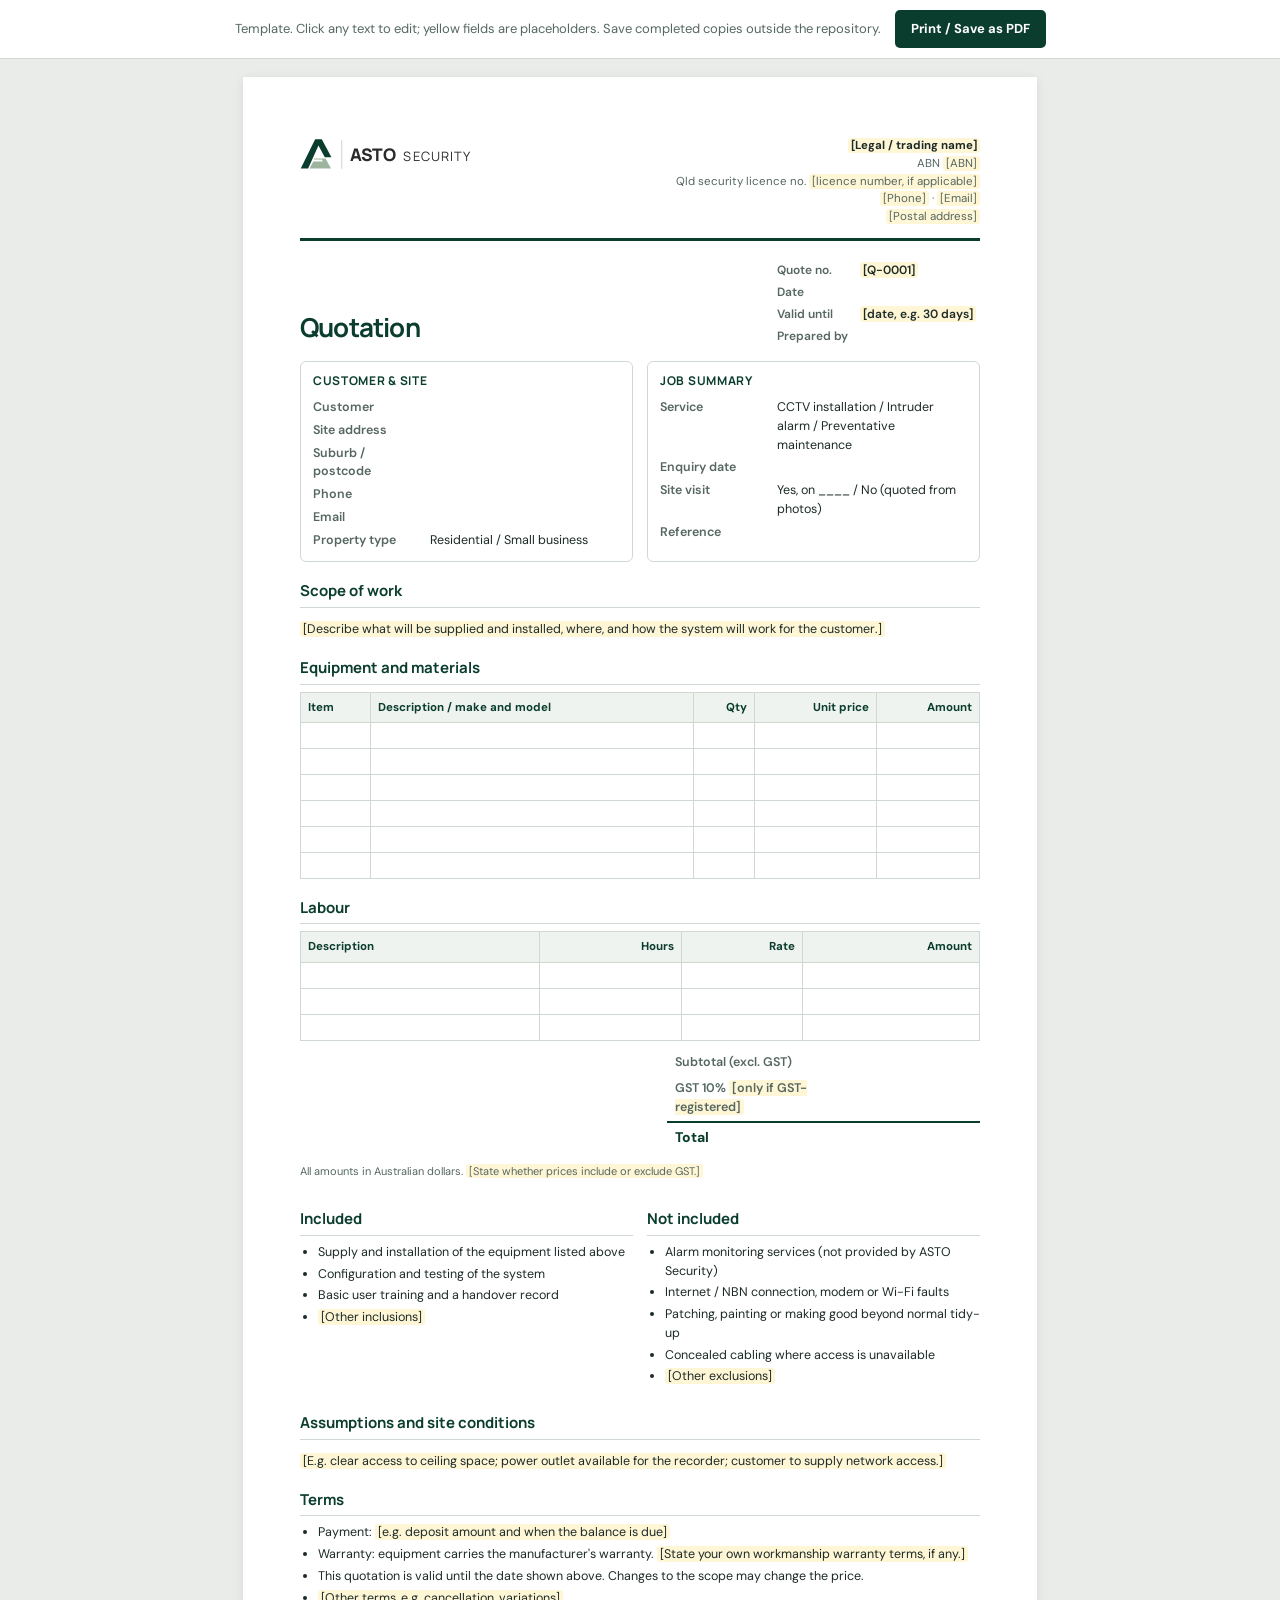
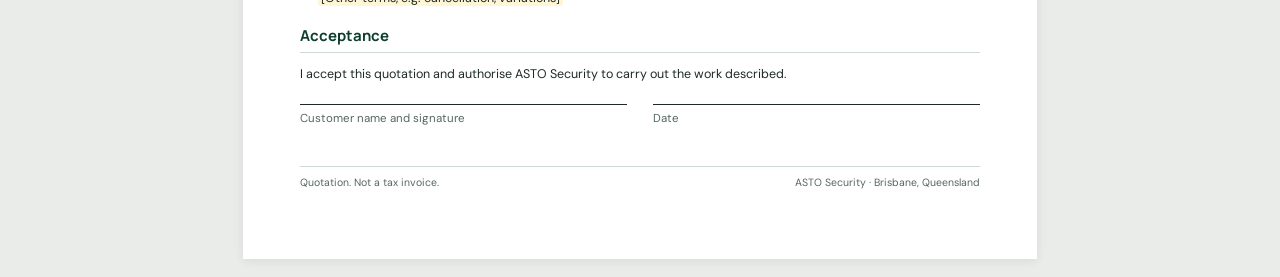
<file: docs/business-templates/installation-quote.html>
<!doctype html>
<html lang="en-AU">
<head>
<meta charset="utf-8">
<meta name="viewport" content="width=device-width, initial-scale=1">
<meta name="robots" content="noindex">
<title>Installation quotation | ASTO Security template</title>
<link rel="preconnect" href="https://fonts.googleapis.com"><link rel="preconnect" href="https://fonts.gstatic.com" crossorigin>
<link href="https://fonts.googleapis.com/css2?family=DM+Sans:wght@400;600;700&family=Manrope:wght@700;800&display=swap" rel="stylesheet">
<link rel="stylesheet" href="templates.css">
</head>
<body>
<div class="toolbar"><span>Template. Click any text to edit; yellow fields are placeholders. Save completed copies outside the repository.</span><button type="button" onclick="window.print()">Print / Save as PDF</button></div>
<article class="doc" contenteditable="true" spellcheck="true">
<header class="doc-head"><svg viewBox="6 8 474 92" aria-label="ASTO Security" role="img"><g transform="translate(0 2)"><path d="M8 91L47 12H65L91 61H73L56 29L28 91H8Z" fill="#0B3D2E"/><path d="M44 64H75L90 91H32L42 72H68L65 67H44Z" fill="#9DB49E"/></g><path d="M119 17v77" stroke="#9DB49E" stroke-width="1.5"/><text x="141" y="72" font-family="Manrope,Arial,sans-serif" font-size="47" font-weight="800" letter-spacing="-2" fill="#2B2B2B">ASTO</text><text x="286" y="72" font-family="Manrope,Arial,sans-serif" font-size="35" font-weight="400" letter-spacing="3" fill="#2B2B2B">SECURITY</text></svg><div class="biz"><strong><span class="ph">[Legal / trading name]</span></strong><br>ABN <span class="ph">[ABN]</span><br>Qld security licence no. <span class="ph">[licence number, if applicable]</span><br><span class="ph">[Phone]</span> · <span class="ph">[Email]</span><br><span class="ph">[Postal address]</span></div></header>
<div class="title-row"><h1>Quotation</h1><table class="meta"><tr><th>Quote no.</th><td><span class="ph">[Q-0001]</span></td></tr><tr><th>Date</th><td></td></tr><tr><th>Valid until</th><td><span class="ph">[date, e.g. 30 days]</span></td></tr><tr><th>Prepared by</th><td></td></tr></table></div>
<div class="two"><div class="box"><h3>Customer &amp; site</h3><table class="kv"><tr><th>Customer</th><td></td></tr><tr><th>Site address</th><td></td></tr><tr><th>Suburb / postcode</th><td></td></tr><tr><th>Phone</th><td></td></tr><tr><th>Email</th><td></td></tr><tr><th>Property type</th><td>Residential / Small business</td></tr></table></div><div class="box"><h3>Job summary</h3><table class="kv"><tr><th>Service</th><td>CCTV installation / Intruder alarm / Preventative maintenance</td></tr><tr><th>Enquiry date</th><td></td></tr><tr><th>Site visit</th><td>Yes, on ____ / No (quoted from photos)</td></tr><tr><th>Reference</th><td></td></tr></table></div></div>
<h2>Scope of work</h2>
<p><span class="ph">[Describe what will be supplied and installed, where, and how the system will work for the customer.]</span></p>
<h2>Equipment and materials</h2>
<table class="grid"><thead><tr><th>Item</th><th>Description / make and model</th><th class="num">Qty</th><th class="num">Unit price</th><th class="num">Amount</th></tr></thead><tbody>
<tr><td></td><td></td><td class="num"></td><td class="num"></td><td class="num"></td></tr>
<tr><td></td><td></td><td class="num"></td><td class="num"></td><td class="num"></td></tr>
<tr><td></td><td></td><td class="num"></td><td class="num"></td><td class="num"></td></tr>
<tr><td></td><td></td><td class="num"></td><td class="num"></td><td class="num"></td></tr>
<tr><td></td><td></td><td class="num"></td><td class="num"></td><td class="num"></td></tr>
<tr><td></td><td></td><td class="num"></td><td class="num"></td><td class="num"></td></tr>
</tbody></table>
<h2>Labour</h2>
<table class="grid"><thead><tr><th>Description</th><th class="num">Hours</th><th class="num">Rate</th><th class="num">Amount</th></tr></thead><tbody>
<tr><td></td><td class="num"></td><td class="num"></td><td class="num"></td></tr>
<tr><td></td><td class="num"></td><td class="num"></td><td class="num"></td></tr>
<tr><td></td><td class="num"></td><td class="num"></td><td class="num"></td></tr>
</tbody></table>
<table class="totals"><tr><th>Subtotal (excl. GST)</th><td></td></tr><tr><th>GST 10% <span class="ph">[only if GST-registered]</span></th><td></td></tr><tr class="grand"><th>Total</th><td></td></tr></table>
<p class="note">All amounts in Australian dollars. <span class="ph">[State whether prices include or exclude GST.]</span></p>
<div class="two"><div><h2>Included</h2><ul class="lines"><li>Supply and installation of the equipment listed above</li><li>Configuration and testing of the system</li><li>Basic user training and a handover record</li><li><span class="ph">[Other inclusions]</span></li></ul></div>
<div><h2>Not included</h2><ul class="lines"><li>Alarm monitoring services (not provided by ASTO Security)</li><li>Internet / NBN connection, modem or Wi-Fi faults</li><li>Patching, painting or making good beyond normal tidy-up</li><li>Concealed cabling where access is unavailable</li><li><span class="ph">[Other exclusions]</span></li></ul></div></div>
<h2>Assumptions and site conditions</h2>
<p><span class="ph">[E.g. clear access to ceiling space; power outlet available for the recorder; customer to supply network access.]</span></p>
<h2>Terms</h2>
<ul class="lines"><li>Payment: <span class="ph">[e.g. deposit amount and when the balance is due]</span></li><li>Warranty: equipment carries the manufacturer's warranty. <span class="ph">[State your own workmanship warranty terms, if any.]</span></li><li>This quotation is valid until the date shown above. Changes to the scope may change the price.</li><li><span class="ph">[Other terms, e.g. cancellation, variations]</span></li></ul>
<h2>Acceptance</h2>
<p>I accept this quotation and authorise ASTO Security to carry out the work described.</p>
<div class="sign"><div>Customer name and signature</div><div>Date</div></div>
<footer class="doc-foot"><span>Quotation. Not a tax invoice.</span><span>ASTO Security · Brisbane, Queensland</span></footer>
</article>
</body>
</html>
</file>
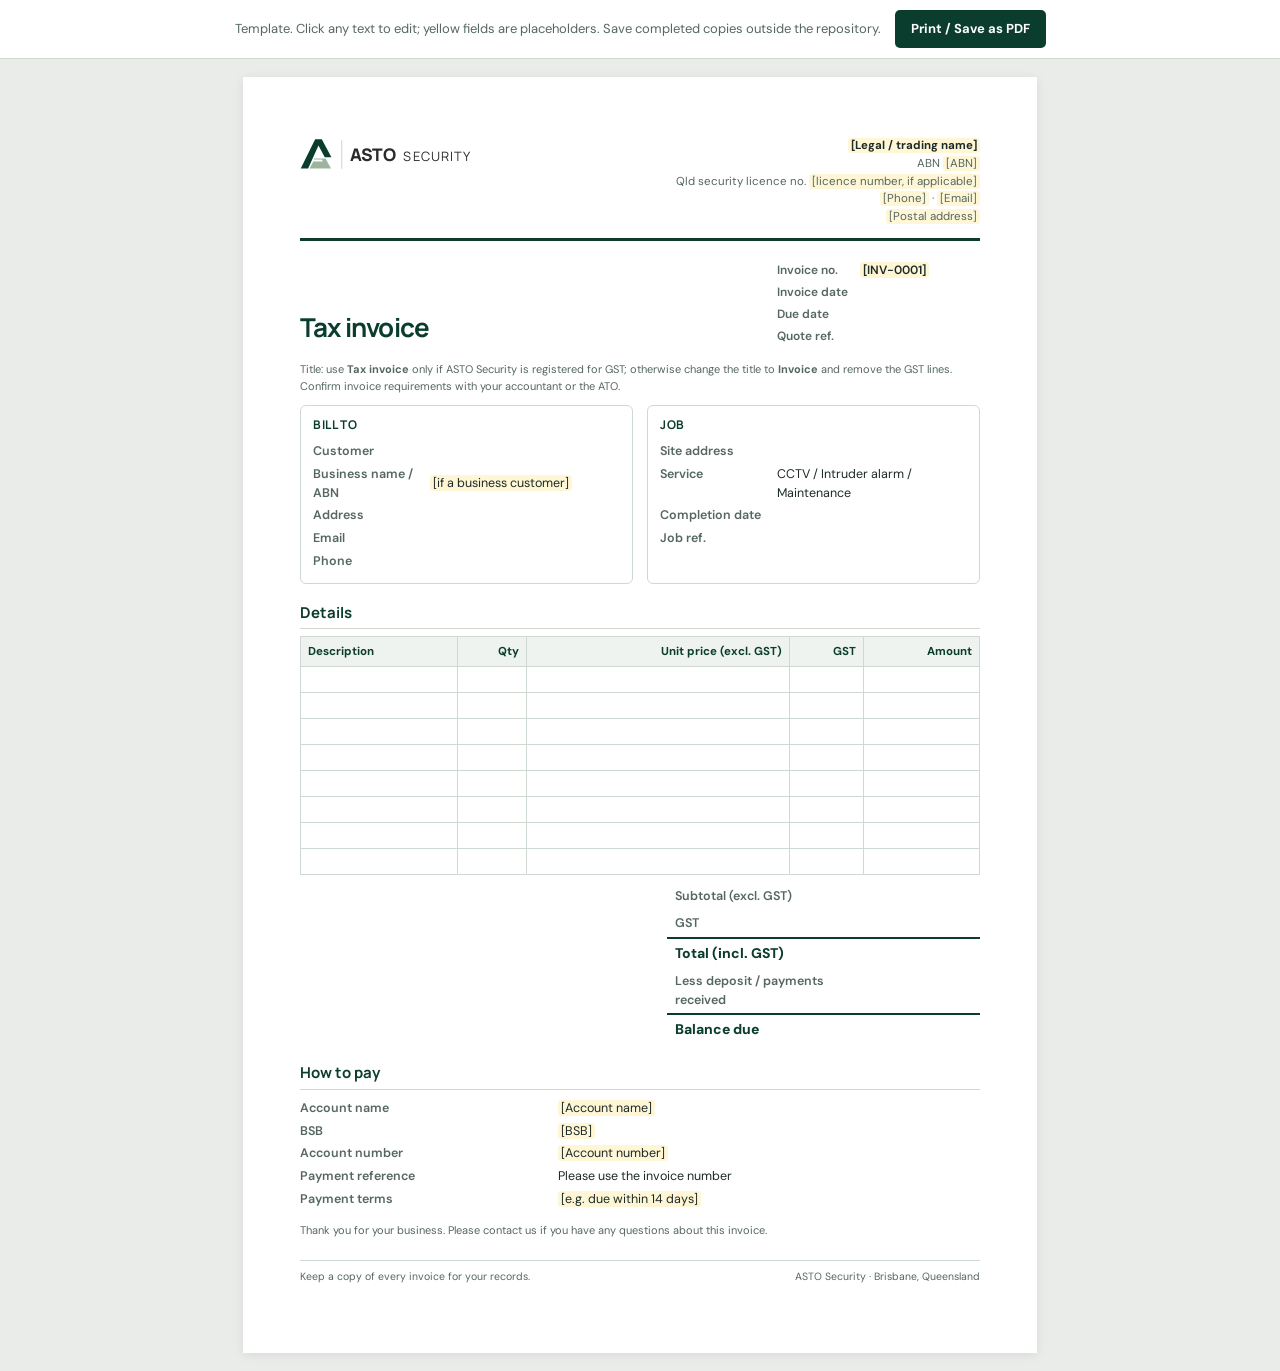
<file: docs/business-templates/invoice.html>
<!doctype html>
<html lang="en-AU">
<head>
<meta charset="utf-8">
<meta name="viewport" content="width=device-width, initial-scale=1">
<meta name="robots" content="noindex">
<title>Customer invoice | ASTO Security template</title>
<link rel="preconnect" href="https://fonts.googleapis.com"><link rel="preconnect" href="https://fonts.gstatic.com" crossorigin>
<link href="https://fonts.googleapis.com/css2?family=DM+Sans:wght@400;600;700&family=Manrope:wght@700;800&display=swap" rel="stylesheet">
<link rel="stylesheet" href="templates.css">
</head>
<body>
<div class="toolbar"><span>Template. Click any text to edit; yellow fields are placeholders. Save completed copies outside the repository.</span><button type="button" onclick="window.print()">Print / Save as PDF</button></div>
<article class="doc" contenteditable="true" spellcheck="true">
<header class="doc-head"><svg viewBox="6 8 474 92" aria-label="ASTO Security" role="img"><g transform="translate(0 2)"><path d="M8 91L47 12H65L91 61H73L56 29L28 91H8Z" fill="#0B3D2E"/><path d="M44 64H75L90 91H32L42 72H68L65 67H44Z" fill="#9DB49E"/></g><path d="M119 17v77" stroke="#9DB49E" stroke-width="1.5"/><text x="141" y="72" font-family="Manrope,Arial,sans-serif" font-size="47" font-weight="800" letter-spacing="-2" fill="#2B2B2B">ASTO</text><text x="286" y="72" font-family="Manrope,Arial,sans-serif" font-size="35" font-weight="400" letter-spacing="3" fill="#2B2B2B">SECURITY</text></svg><div class="biz"><strong><span class="ph">[Legal / trading name]</span></strong><br>ABN <span class="ph">[ABN]</span><br>Qld security licence no. <span class="ph">[licence number, if applicable]</span><br><span class="ph">[Phone]</span> · <span class="ph">[Email]</span><br><span class="ph">[Postal address]</span></div></header>
<div class="title-row"><h1>Tax invoice</h1><table class="meta"><tr><th>Invoice no.</th><td><span class="ph">[INV-0001]</span></td></tr><tr><th>Invoice date</th><td></td></tr><tr><th>Due date</th><td></td></tr><tr><th>Quote ref.</th><td></td></tr></table></div>
<p class="note">Title: use <strong>Tax invoice</strong> only if ASTO Security is registered for GST; otherwise change the title to <strong>Invoice</strong> and remove the GST lines. Confirm invoice requirements with your accountant or the ATO.</p>
<div class="two"><div class="box"><h3>Bill to</h3><table class="kv"><tr><th>Customer</th><td></td></tr><tr><th>Business name / ABN</th><td><span class="ph">[if a business customer]</span></td></tr><tr><th>Address</th><td></td></tr><tr><th>Email</th><td></td></tr><tr><th>Phone</th><td></td></tr></table></div><div class="box"><h3>Job</h3><table class="kv"><tr><th>Site address</th><td></td></tr><tr><th>Service</th><td>CCTV / Intruder alarm / Maintenance</td></tr><tr><th>Completion date</th><td></td></tr><tr><th>Job ref.</th><td></td></tr></table></div></div>
<h2>Details</h2>
<table class="grid"><thead><tr><th>Description</th><th class="num">Qty</th><th class="num">Unit price (excl. GST)</th><th class="num">GST</th><th class="num">Amount</th></tr></thead><tbody>
<tr><td></td><td class="num"></td><td class="num"></td><td class="num"></td><td class="num"></td></tr>
<tr><td></td><td class="num"></td><td class="num"></td><td class="num"></td><td class="num"></td></tr>
<tr><td></td><td class="num"></td><td class="num"></td><td class="num"></td><td class="num"></td></tr>
<tr><td></td><td class="num"></td><td class="num"></td><td class="num"></td><td class="num"></td></tr>
<tr><td></td><td class="num"></td><td class="num"></td><td class="num"></td><td class="num"></td></tr>
<tr><td></td><td class="num"></td><td class="num"></td><td class="num"></td><td class="num"></td></tr>
<tr><td></td><td class="num"></td><td class="num"></td><td class="num"></td><td class="num"></td></tr>
<tr><td></td><td class="num"></td><td class="num"></td><td class="num"></td><td class="num"></td></tr>
</tbody></table>
<table class="totals"><tr><th>Subtotal (excl. GST)</th><td></td></tr><tr><th>GST</th><td></td></tr><tr class="grand"><th>Total (incl. GST)</th><td></td></tr><tr><th>Less deposit / payments received</th><td></td></tr><tr class="grand"><th>Balance due</th><td></td></tr></table>
<h2>How to pay</h2>
<table class="kv"><tr><th>Account name</th><td><span class="ph">[Account name]</span></td></tr><tr><th>BSB</th><td><span class="ph">[BSB]</span></td></tr><tr><th>Account number</th><td><span class="ph">[Account number]</span></td></tr><tr><th>Payment reference</th><td>Please use the invoice number</td></tr><tr><th>Payment terms</th><td><span class="ph">[e.g. due within 14 days]</span></td></tr></table>
<p class="note">Thank you for your business. Please contact us if you have any questions about this invoice.</p>
<footer class="doc-foot"><span>Keep a copy of every invoice for your records.</span><span>ASTO Security · Brisbane, Queensland</span></footer>
</article>
</body>
</html>
</file>
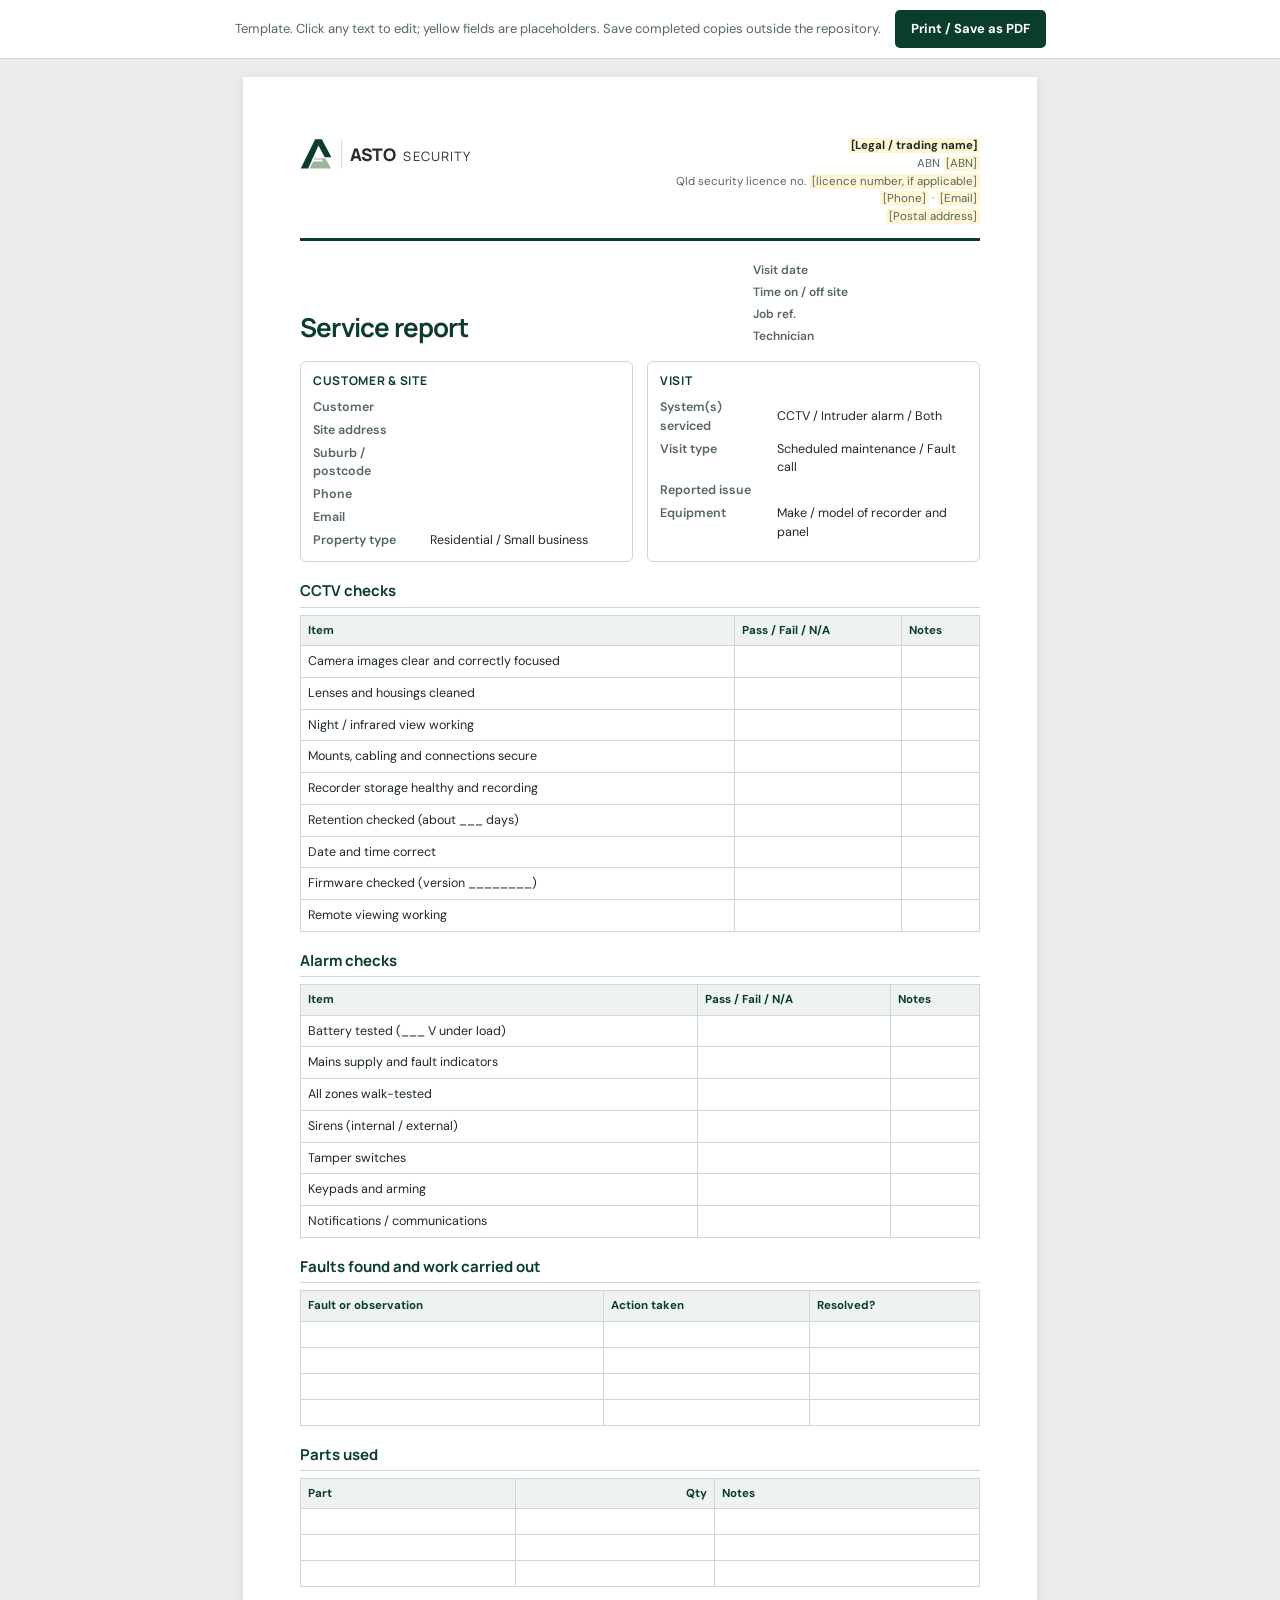
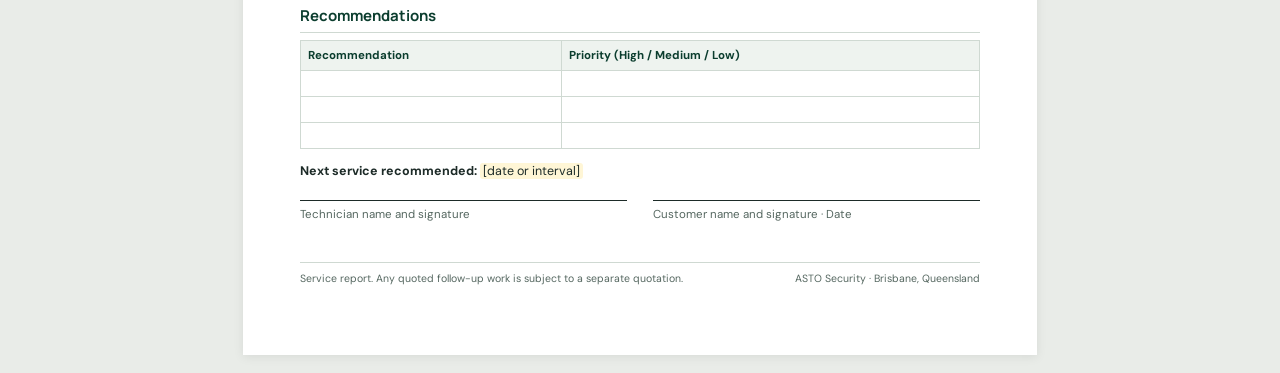
<file: docs/business-templates/maintenance-report.html>
<!doctype html>
<html lang="en-AU">
<head>
<meta charset="utf-8">
<meta name="viewport" content="width=device-width, initial-scale=1">
<meta name="robots" content="noindex">
<title>Preventative maintenance report | ASTO Security template</title>
<link rel="preconnect" href="https://fonts.googleapis.com"><link rel="preconnect" href="https://fonts.gstatic.com" crossorigin>
<link href="https://fonts.googleapis.com/css2?family=DM+Sans:wght@400;600;700&family=Manrope:wght@700;800&display=swap" rel="stylesheet">
<link rel="stylesheet" href="templates.css">
</head>
<body>
<div class="toolbar"><span>Template. Click any text to edit; yellow fields are placeholders. Save completed copies outside the repository.</span><button type="button" onclick="window.print()">Print / Save as PDF</button></div>
<article class="doc" contenteditable="true" spellcheck="true">
<header class="doc-head"><svg viewBox="6 8 474 92" aria-label="ASTO Security" role="img"><g transform="translate(0 2)"><path d="M8 91L47 12H65L91 61H73L56 29L28 91H8Z" fill="#0B3D2E"/><path d="M44 64H75L90 91H32L42 72H68L65 67H44Z" fill="#9DB49E"/></g><path d="M119 17v77" stroke="#9DB49E" stroke-width="1.5"/><text x="141" y="72" font-family="Manrope,Arial,sans-serif" font-size="47" font-weight="800" letter-spacing="-2" fill="#2B2B2B">ASTO</text><text x="286" y="72" font-family="Manrope,Arial,sans-serif" font-size="35" font-weight="400" letter-spacing="3" fill="#2B2B2B">SECURITY</text></svg><div class="biz"><strong><span class="ph">[Legal / trading name]</span></strong><br>ABN <span class="ph">[ABN]</span><br>Qld security licence no. <span class="ph">[licence number, if applicable]</span><br><span class="ph">[Phone]</span> · <span class="ph">[Email]</span><br><span class="ph">[Postal address]</span></div></header>
<div class="title-row"><h1>Service report</h1><table class="meta"><tr><th>Visit date</th><td></td></tr><tr><th>Time on / off site</th><td></td></tr><tr><th>Job ref.</th><td></td></tr><tr><th>Technician</th><td></td></tr></table></div>
<div class="two"><div class="box"><h3>Customer &amp; site</h3><table class="kv"><tr><th>Customer</th><td></td></tr><tr><th>Site address</th><td></td></tr><tr><th>Suburb / postcode</th><td></td></tr><tr><th>Phone</th><td></td></tr><tr><th>Email</th><td></td></tr><tr><th>Property type</th><td>Residential / Small business</td></tr></table></div><div class="box"><h3>Visit</h3><table class="kv"><tr><th>System(s) serviced</th><td>CCTV / Intruder alarm / Both</td></tr><tr><th>Visit type</th><td>Scheduled maintenance / Fault call</td></tr><tr><th>Reported issue</th><td></td></tr><tr><th>Equipment</th><td>Make / model of recorder and panel</td></tr></table></div></div>
<h2>CCTV checks</h2>
<table class="grid"><thead><tr><th>Item</th><th>Pass / Fail / N/A</th><th>Notes</th></tr></thead><tbody>
<tr><td>Camera images clear and correctly focused</td><td></td><td></td></tr>
<tr><td>Lenses and housings cleaned</td><td></td><td></td></tr>
<tr><td>Night / infrared view working</td><td></td><td></td></tr>
<tr><td>Mounts, cabling and connections secure</td><td></td><td></td></tr>
<tr><td>Recorder storage healthy and recording</td><td></td><td></td></tr>
<tr><td>Retention checked (about ___ days)</td><td></td><td></td></tr>
<tr><td>Date and time correct</td><td></td><td></td></tr>
<tr><td>Firmware checked (version ________)</td><td></td><td></td></tr>
<tr><td>Remote viewing working</td><td></td><td></td></tr>
</tbody></table>
<h2>Alarm checks</h2>
<table class="grid"><thead><tr><th>Item</th><th>Pass / Fail / N/A</th><th>Notes</th></tr></thead><tbody>
<tr><td>Battery tested (___ V under load)</td><td></td><td></td></tr>
<tr><td>Mains supply and fault indicators</td><td></td><td></td></tr>
<tr><td>All zones walk-tested</td><td></td><td></td></tr>
<tr><td>Sirens (internal / external)</td><td></td><td></td></tr>
<tr><td>Tamper switches</td><td></td><td></td></tr>
<tr><td>Keypads and arming</td><td></td><td></td></tr>
<tr><td>Notifications / communications</td><td></td><td></td></tr>
</tbody></table>
<h2>Faults found and work carried out</h2>
<table class="grid"><thead><tr><th>Fault or observation</th><th>Action taken</th><th>Resolved?</th></tr></thead><tbody>
<tr><td></td><td></td><td></td></tr>
<tr><td></td><td></td><td></td></tr>
<tr><td></td><td></td><td></td></tr>
<tr><td></td><td></td><td></td></tr>
</tbody></table>
<h2>Parts used</h2>
<table class="grid"><thead><tr><th>Part</th><th class="num">Qty</th><th>Notes</th></tr></thead><tbody>
<tr><td></td><td class="num"></td><td></td></tr>
<tr><td></td><td class="num"></td><td></td></tr>
<tr><td></td><td class="num"></td><td></td></tr>
</tbody></table>
<h2>Recommendations</h2>
<table class="grid"><thead><tr><th>Recommendation</th><th>Priority (High / Medium / Low)</th></tr></thead><tbody>
<tr><td></td><td></td></tr>
<tr><td></td><td></td></tr>
<tr><td></td><td></td></tr>
</tbody></table>
<p><strong>Next service recommended:</strong> <span class="ph">[date or interval]</span></p>
<div class="sign"><div>Technician name and signature</div><div>Customer name and signature · Date</div></div>
<footer class="doc-foot"><span>Service report. Any quoted follow-up work is subject to a separate quotation.</span><span>ASTO Security · Brisbane, Queensland</span></footer>
</article>
</body>
</html>
</file>
<file: styles.css>
:root{
  --paper:#f8f8f5;--white:#fff;--ink:#162b2a;--dark:#102c29;--dark2:#173b36;
  --muted:#687a76;--line:#e0e6e2;--soft:#edf2ee;--accent:#c7e5d8;--max:1200px;
}
*,*::before,*::after{box-sizing:border-box}
html{scroll-behavior:smooth;scroll-padding-top:80px}
body{margin:0;background:var(--paper);color:var(--ink);font-family:'DM Sans',Arial,sans-serif;-webkit-font-smoothing:antialiased}
body.menu-open{overflow:hidden}
h1,h2,h3,p{margin-top:0}
h1,h2,h3{font-family:'Manrope','DM Sans',Arial,sans-serif}
a{color:inherit;text-decoration:none}
button,input,select,textarea{font:inherit}
button{cursor:pointer}
svg{display:block}
button:focus-visible,a:focus-visible,input:focus-visible,textarea:focus-visible,select:focus-visible,summary:focus-visible{outline:3px solid #79a99f;outline-offset:4px}
::selection{background:#bfded1;color:#102c29}
.container{width:min(var(--max),calc(100% - 88px));margin:auto}
.skip-link{position:fixed;z-index:999;top:-80px;left:12px;padding:12px 18px;background:white;color:#172d28;border-radius:8px}
.skip-link:focus{top:12px}
/* Header */
.site-header{height:84px;background:#fdfdfb;position:relative;z-index:30;border-bottom:1px solid rgba(15,45,39,.08)}
.header-row{height:100%;display:flex;align-items:center;justify-content:space-between;gap:24px}
.brand{display:flex;gap:10px;align-items:center;min-width:168px;line-height:1}
.brand-logo{display:block;height:42px;width:auto;aspect-ratio:474/92;overflow:visible}
.desktop-nav{display:flex;gap:36px;align-items:center;margin-left:auto;margin-right:auto}
.desktop-nav a{font-size:13px;font-weight:700;color:#4a625c;transition:color .2s}
.desktop-nav a:hover{color:#0c2823}
.header-cta{min-height:43px;white-space:nowrap;display:flex;align-items:center;gap:24px;background:var(--dark);color:#f9fcfa;padding:0 18px;border-radius:6px;font-size:12px;font-weight:700;transition:background .2s,transform .2s}
.header-cta:hover{background:#27554c;transform:translateY(-1px)}
.header-cta svg,.button svg,.approach-link svg,.form-submit svg,.hero-text-link svg{height:17px;width:17px;fill:none;stroke:currentColor;stroke-width:1.8;stroke-linecap:round;stroke-linejoin:round}
.mobile-toggle,.mobile-nav{display:none}
/* Hero */
.hero{min-height:655px;position:relative;isolation:isolate;overflow:hidden;background:#1a3431;color:white}
.hero-image{position:absolute;inset:0;z-index:-2;background-image:url('assets/asto-home-hero.webp');background-size:cover;background-position:center 52%;transform:scale(1.025)}
.hero:before{content:"";position:absolute;inset:0;z-index:-1;background:linear-gradient(90deg,rgba(7,27,27,.89) 0%,rgba(8,28,29,.82) 26%,rgba(8,28,29,.50) 51%,rgba(9,28,27,.08) 87%),linear-gradient(0deg,rgba(7,22,23,.53),transparent 34%)}
.hero-inner{position:relative;min-height:655px;display:flex;align-items:center;padding:72px 0 105px}
.hero-content{max-width:700px}
.hero-eyebrow{display:flex;align-items:center;gap:11px;color:#d1e5dc;font-size:10px;letter-spacing:.15em;font-weight:800}
.eyebrow-dot{height:7px;width:7px;background:#bfdccf;border-radius:50%;box-shadow:0 0 0 5px rgba(191,220,207,.12)}
.hero h1{font-size:clamp(57px,6vw,90px);line-height:1.065;letter-spacing:-.072em;font-weight:700;margin:25px 0 22px}
.hero h1 em{font-style:normal;color:#d4e9de}
.hero-content>p{max-width:526px;font-size:16px;line-height:1.83;color:#ebf0eb;margin-bottom:30px}
.hero-actions{display:flex;align-items:center;gap:29px;flex-wrap:wrap}
.button{display:inline-flex;align-items:center;justify-content:space-between;gap:24px;border-radius:6px;min-height:52px;padding:0 19px;font-size:13px;font-weight:700;transition:background .2s,transform .2s}
.button:hover{transform:translateY(-2px)}
.button-light{background:#f5f8f4;color:#15352f}
.button-light:hover{background:#dcebe2}
.hero-text-link{display:inline-flex;gap:9px;align-items:center;color:#fff;font-size:13px;font-weight:700;border-bottom:1px solid rgba(255,255,255,.5);padding-bottom:7px;transition:color .2s}
.hero-text-link:hover{color:#d3eadf}
.hero-bottom{position:absolute;left:50%;transform:translateX(-50%);bottom:29px;display:flex;align-items:center;gap:18px;letter-spacing:.07em;color:#e2eae4;font-size:10px;font-weight:600}
.hero-bottom-rule{height:1px;width:47px;background:#b4c9c0;opacity:.65}
/* Scope bar */
.scope-band{background:#e9eee9;border-bottom:1px solid #dde7e0}
.scope-inner{min-height:75px;display:flex;align-items:center;justify-content:space-between;gap:30px}
.scope-label{font-size:9px;letter-spacing:.12em;font-weight:800;color:#657b70;white-space:nowrap}
.scope-entries{display:flex;align-items:center;justify-content:space-between;gap:52px;flex:0 1 760px}
.scope-entries span{display:flex;align-items:center;gap:9px;font-size:12px;color:#28433b;font-weight:700;white-space:nowrap}
.scope-entries i{display:block;height:5px;width:5px;background:#4d8174;transform:rotate(45deg);flex:none}
/* Section typography */
.section{padding:110px 0}
.section-kicker{display:flex;align-items:center;gap:12px;color:#58776b;font-size:10px;font-weight:800;letter-spacing:.17em;margin-bottom:22px}
.kicker-line{height:1px;width:25px;background:currentColor;opacity:.75}
.section-kicker.kicker-light{color:#b5d6ca}
.section-intro{display:flex;justify-content:space-between;align-items:end;gap:60px;margin-bottom:44px}
.section-intro h2,.faq-heading h2{font-size:clamp(37px,4.15vw,60px);line-height:1.16;letter-spacing:-.068em;font-weight:700;margin:0}
.section-intro h2 span,.faq-heading h2 span{color:#779087}
.section-intro>p{max-width:357px;margin:0 0 4px;font-size:14px;line-height:1.85;color:var(--muted)}
/* Services */
.services-section{background:var(--paper)}
.services-grid{display:grid;grid-template-columns:repeat(3,minmax(0,1fr));gap:16px}
.service-card{min-height:320px;background:#fff;border:1px solid #e2e9e3;border-radius:10px;padding:28px 28px 25px;display:flex;flex-direction:column;justify-content:space-between;gap:23px;transition:transform .25s,box-shadow .25s,border-color .25s}
.service-card:hover{transform:translateY(-4px);box-shadow:0 22px 42px rgba(25,54,43,.06);border-color:#c3d2c8}
.service-top{display:flex;align-items:start;justify-content:space-between;gap:12px}
.service-number{font-size:10px;font-weight:800;letter-spacing:.11em;color:#73877e}
.service-icon{height:55px;width:55px;border-radius:11px;background:#ecf3ee;display:grid;place-items:center;color:#25594a}
.service-icon svg{height:28px;width:28px;fill:none;stroke:currentColor;stroke-width:1.55;stroke-linecap:round;stroke-linejoin:round}
.service-card h3{font-size:22px;letter-spacing:-.048em;line-height:1.28;margin:0 0 12px;font-weight:700}
.service-card p{font-size:13px;line-height:1.8;color:#687c74;margin:0}
.service-detail{padding-top:18px;border-top:1px solid #e8ede8;font-size:11px;color:#4c685e;font-weight:600}
.service-detail span{margin:0 5px;color:#9baea3}
/* Approach */
.approach-section{padding:113px 0 116px;background:#15342e;color:#fff;position:relative;overflow:hidden}
.approach-section:before{content:"";position:absolute;pointer-events:none;right:-290px;top:-370px;width:850px;height:850px;border-radius:50%;border:1px solid rgba(215,237,220,.065);box-shadow:0 0 0 120px rgba(215,237,220,.018),0 0 0 250px rgba(215,237,220,.012)}
.approach-grid{display:grid;grid-template-columns:1fr .88fr;gap:115px;position:relative}
.approach-heading h2{font-size:clamp(42px,4.65vw,68px);line-height:1.16;letter-spacing:-.07em;font-weight:700;margin:0 0 23px}
.approach-heading h2 em{font-style:normal;color:#b9dfc9}
.approach-heading>p{font-size:15px;color:#bbd0c7;line-height:1.86;max-width:420px;margin-bottom:29px}
.approach-link{display:inline-flex;gap:15px;align-items:center;border-bottom:1px solid rgba(198,226,211,.58);padding-bottom:8px;color:#e7f5ea;font-size:13px;font-weight:700}
.approach-steps{align-self:center;border-top:1px solid rgba(237,247,237,.2)}
.approach-step{display:grid;grid-template-columns:48px 1fr;gap:25px;padding:28px 0;border-bottom:1px solid rgba(237,247,237,.2)}
.step-num{font-size:11px;font-weight:800;color:#95baaa;padding-top:7px}
.approach-step h3{font-size:19px;letter-spacing:-.035em;margin-bottom:7px;font-weight:650}
.approach-step p{font-size:13px;line-height:1.82;color:#b9cec3;margin:0;max-width:350px}
/* Who we help */
.customers-section{background:#fff}
.customers-intro{margin-bottom:40px}
.customer-grid{display:grid;grid-template-columns:1fr 1fr;gap:18px}
.customer-card{min-height:378px;border:1px solid #e0e8e1;border-radius:11px;padding:30px 33px;display:flex;flex-direction:column;justify-content:space-between;transition:transform .22s}
.customer-card:hover{transform:translateY(-3px)}
.customer-home{background:#eff3ec}
.customer-business{background:#f3f4f0}
.customer-card-top{display:flex;align-items:start;justify-content:space-between;gap:20px}
.customer-card-top>span{font-size:10px;letter-spacing:.14em;font-weight:800;color:#527066}
.customer-card-top svg{height:60px;width:60px;fill:none;stroke:#77968c;stroke-width:1.3;stroke-linecap:round;stroke-linejoin:round}
.customer-card h3{font-size:38px;letter-spacing:-.065em;margin:0 0 9px}
.customer-card p{font-size:14px;line-height:1.8;color:#607870;max-width:390px;margin:0 0 23px}
.customer-card a{display:inline-flex;align-items:center;gap:16px;font-size:12px;font-weight:800;border-bottom:1px solid #83a498;padding-bottom:7px}
.customer-card a span{font-size:17px;font-weight:400}
/* FAQ */
.faq-section{background:#f7f8f5;border-top:1px solid #edf0ec}
.faq-grid{display:grid;grid-template-columns:.8fr 1.2fr;gap:105px}
.faq-heading>p{font-size:14px;line-height:1.8;max-width:340px;color:#697c73;margin:24px 0 0}
.faq-list{border-top:1px solid #d8e1d9}
.faq-list details{border-bottom:1px solid #d8e1d9;padding:0 2px}
.faq-list summary{list-style:none;display:flex;align-items:center;justify-content:space-between;gap:22px;font-size:15px;font-weight:700;letter-spacing:-.01em;cursor:pointer;min-height:80px;padding:19px 1px}
.faq-list summary::-webkit-details-marker{display:none}
.faq-plus{width:28px;height:28px;border:1px solid #cbd9ce;border-radius:50%;flex:none;position:relative}
.faq-plus:before,.faq-plus:after{content:"";background:#537968;width:10px;height:1px;position:absolute;left:8px;top:13px;transition:transform .2s}
.faq-plus:after{transform:rotate(90deg)}
.faq-list details[open] .faq-plus:after{transform:rotate(0)}
.faq-list details p{font-size:13px;color:#63786f;line-height:1.84;max-width:515px;margin:-3px 39px 25px 1px}
/* Contact */
.contact-section{background:#102c28;color:white;padding:113px 0 118px}
.contact-grid{display:grid;grid-template-columns:.88fr 1.12fr;gap:95px;align-items:start}
.contact-left{padding-top:11px}
.contact-left h2{font-size:clamp(42px,4.4vw,65px);line-height:1.14;letter-spacing:-.07em;margin:0 0 23px}
.contact-left h2 em{font-style:normal;color:#b6d9c5}
.contact-left>p:not(.contact-email){max-width:410px;font-size:15px;line-height:1.83;color:#b6cdc1;margin:0 0 53px}
.contact-location{display:flex;gap:14px;align-items:start;padding-top:25px;border-top:1px solid rgba(233,247,236,.18);max-width:380px}
.contact-location svg{height:22px;width:22px;flex:none;fill:none;stroke:#aed8c1;stroke-width:1.6;stroke-linecap:round;stroke-linejoin:round;margin-top:1px}
.contact-location strong{display:block;font-size:13px;font-weight:700;margin-bottom:6px}
.contact-location span{display:block;font-size:12px;color:#9eafa7}
.contact-email{margin-top:18px;font-size:13px;color:#d9ede0}
.contact-form-card{background:#fff;color:var(--ink);border-radius:11px;padding:38px 40px 36px;box-shadow:0 22px 55px rgba(0,0,0,.12)}
.form-heading h3{font-size:23px;letter-spacing:-.04em;margin:0 0 6px}
.form-heading p{font-size:13px;color:#819088;margin:0 0 29px}
.field-row{display:grid;grid-template-columns:1fr 1fr;gap:16px}
.field{display:flex;flex-direction:column;gap:9px;margin-bottom:17px;min-width:0}
.field label{font-size:11px;font-weight:800;color:#3b554b}
.field label span{color:#557e6e}.field label .optional{font-weight:400;color:#9ca9a1}
.field input,.field select,.field textarea{width:100%;border:1px solid #dce5dd;background:#fafbf9;color:#263e33;border-radius:5px;padding:12px 13px;min-height:47px;outline:none;font-size:13px;transition:border-color .2s,box-shadow .2s}
.field input::placeholder,.field textarea::placeholder{color:#9daea5}
.field input:focus,.field select:focus,.field textarea:focus{border-color:#7aab90;box-shadow:0 0 0 3px rgba(104,159,125,.13)}
.field textarea{resize:vertical;min-height:104px}
.form-submit{width:100%;min-height:53px;background:#173b32;border:0;color:#fff;border-radius:5px;display:flex;align-items:center;justify-content:space-between;padding:0 19px;font-size:13px;font-weight:700;transition:background .2s}
.form-submit:hover{background:#2c5a4a}
.form-feedback{font-size:12px;color:#426d55;line-height:1.5;margin:12px 0 0}.form-feedback:empty{display:none}
.form-disclaimer{font-size:10px;color:#829088;line-height:1.6;margin:12px 0 0}
/* Footer */
.footer{background:#0a211e;color:#dbece0}
.footer-main{display:grid;grid-template-columns:1fr 1.3fr 1.5fr;gap:45px;align-items:center;padding:44px 0 40px}
.footer-brand{display:inline-block;justify-self:start;line-height:0}
.footer-logo{display:block;height:36px;width:auto;aspect-ratio:474/92;overflow:visible}
.footer-main p{font-size:12px;line-height:1.7;color:#a8c2b4;margin:0;max-width:285px}
.footer-links{display:flex;justify-content:flex-end;gap:22px;flex-wrap:wrap}
.footer-links a{font-size:11px;font-weight:600;color:#cde0d3}
.footer-links a:hover,.footer-bottom a:hover{text-decoration:underline}
.footer-bottom{border-top:1px solid rgba(216,237,220,.13);display:flex;align-items:center;justify-content:space-between;gap:20px;padding:22px 0 26px;color:#8caa99;font-size:10px}
/* Motion */
.reveal{opacity:0;transform:translateY(16px);transition:opacity .55s ease,transform .55s ease}
.reveal.is-visible{opacity:1;transform:translateY(0)}
/* Tablet */
@media(max-width:1100px){
 .container{width:min(var(--max),calc(100% - 58px))}
 .desktop-nav{gap:20px}
 .hero h1{font-size:clamp(58px,6.8vw,80px)}
 .approach-grid{gap:70px}.faq-grid{gap:60px}.contact-grid{gap:60px}
 .scope-entries{gap:20px}.scope-label{font-size:8px}
}
@media(max-width:900px){
 .desktop-nav{gap:13px}.desktop-nav a{font-size:11px}
 .site-header{height:75px}.hero,.hero-inner{min-height:630px}
 .scope-inner{flex-direction:column;align-items:stretch;justify-content:center;gap:15px;padding:20px 0}
 .scope-entries{justify-content:space-between;gap:15px;flex:unset}
 .section{padding:86px 0}.approach-section{padding:89px 0}
 .approach-grid,.contact-grid{gap:50px}
 .service-card{padding:25px 21px;min-height:340px}
 .service-card h3{font-size:20px}
 .service-detail{font-size:10px}
 .faq-grid{gap:40px}
 .contact-section{padding:85px 0}
 .contact-form-card{padding:30px 25px}
 .footer-main{grid-template-columns:1fr 1.3fr;gap:25px}.footer-links{grid-column:1/-1;justify-content:flex-start}
}
/* Mobile */
@media(max-width:760px){
 html{scroll-padding-top:72px}
 .container{width:calc(100% - 40px)}
 .site-header{height:72px}
 .brand-logo{height:34px}
 .desktop-nav,.header-cta{display:none}
 .mobile-toggle{height:40px;width:43px;border:1px solid #dce5df;background:#fff;border-radius:6px;display:grid;place-items:center;color:#203e36}
 .mobile-toggle svg{height:22px;width:22px;stroke:currentColor;stroke-width:1.7;stroke-linecap:round;fill:none}
 .mobile-toggle .close-icon{display:none}
 .mobile-toggle[aria-expanded=true] .menu-icon{display:none}
 .mobile-toggle[aria-expanded=true] .close-icon{display:block}
 .mobile-nav{position:absolute;top:72px;left:0;right:0;background:#fdfdfb;box-shadow:0 15px 20px rgba(5,30,24,.12);border-bottom:1px solid #dae5dd;padding:11px 20px 25px;display:none;flex-direction:column}
 .mobile-nav.is-open{display:flex}
 .mobile-nav a{display:block;padding:15px 1px;font-size:15px;font-weight:700;border-bottom:1px solid #edf0ed}
 .mobile-nav-contact{display:flex!important;justify-content:space-between;color:#29604e}
 .hero,.hero-inner{min-height:655px}
 .hero-image{background-position:64% center}
 .hero:before{background:linear-gradient(90deg,rgba(6,23,24,.83),rgba(6,25,26,.43)),linear-gradient(0deg,rgba(4,18,19,.58),transparent 70%)}
 .hero-inner{padding:70px 0 99px}
 .hero-content{max-width:550px}
 .hero h1{font-size:clamp(51px,10vw,69px);line-height:1.1}
 .hero-content>p{font-size:15px;line-height:1.77;max-width:470px}
 .hero-bottom{bottom:23px}
 .scope-entries{flex-wrap:wrap;justify-content:flex-start;gap:10px 21px}.scope-entries span{font-size:11px}
 .section-intro{flex-direction:column;align-items:start;gap:23px}
 .section-intro>p{max-width:560px}
 .section-intro h2,.faq-heading h2{font-size:clamp(38px,7.3vw,54px)}
 .services-grid{grid-template-columns:1fr;gap:12px}
 .service-card{min-height:260px;gap:17px;padding:26px}
 .service-icon{width:48px;height:48px}
 .approach-grid,.faq-grid,.contact-grid{grid-template-columns:1fr;gap:50px}
 .approach-heading h2{font-size:clamp(43px,8vw,62px)}
 .approach-steps{margin-top:5px}
 .customer-grid{grid-template-columns:1fr;gap:13px}
 .customer-card{min-height:305px}
 .faq-grid{gap:28px}
 .faq-heading>p{margin:18px 0 0}
 .contact-section{padding:79px 0}
 .contact-left>p:not(.contact-email){margin-bottom:26px}
 .contact-grid{gap:38px}
 .contact-form-card{padding:30px 24px}
 .footer-main{grid-template-columns:1fr;gap:14px;padding:34px 0 30px}
 .footer-logo{height:32px}
 .footer-links{grid-column:auto;justify-content:flex-start;gap:12px 20px;margin-top:12px}
 .footer-bottom{flex-wrap:wrap;gap:11px}
}
@media(max-width:460px){
 .container{width:calc(100% - 34px)}
 .hero,.hero-inner{min-height:650px}
 .hero-eyebrow{font-size:9px;letter-spacing:.09em}
 .hero h1{font-size:clamp(47px,11vw,56px);letter-spacing:-.064em}
 .hero-actions{gap:20px}
 .hero-text-link{font-size:12px}
 .scope-label{font-size:8px}.scope-entries{gap:10px 13px}.scope-entries span{font-size:10px}
 .section{padding:75px 0}
 .section-intro h2,.faq-heading h2{font-size:39px}
 .approach-section{padding:75px 0}
 .approach-heading h2{font-size:45px}
 .approach-step{grid-template-columns:34px 1fr;gap:13px}
 .customer-card{padding:25px;min-height:302px}
 .customer-card h3{font-size:33px}
 .faq-list summary{font-size:14px;min-height:77px}
 .field-row{grid-template-columns:1fr;gap:0}
 .contact-form-card{padding:27px 20px}
 .contact-left h2{font-size:45px}
 .footer-bottom span:nth-child(2){display:none}
}
@media(prefers-reduced-motion:reduce){
 *,*::before,*::after{scroll-behavior:auto!important;transition-duration:.01ms!important;animation-duration:.01ms!important}
 .reveal{opacity:1;transform:none}
}
</file>
<file: docs/business-templates/templates.css>
/* ASTO SECURITY — shared styles for the printable business templates (not part of the public website). */
:root{--forest:#0b3d2e;--ink:#1d2b28;--muted:#556760;--line:#cfd9d2;--soft:#eef3ef;--sage:#9db49e}
*{box-sizing:border-box}
html{background:#e9ece8}
body{margin:0;font-family:'DM Sans',Arial,sans-serif;font-size:12.5px;line-height:1.5;color:var(--ink)}
h1,h2,h3{font-family:'Manrope','DM Sans',Arial,sans-serif;color:var(--forest);margin:0}
.toolbar{position:sticky;top:0;z-index:5;display:flex;gap:14px;align-items:center;justify-content:center;flex-wrap:wrap;padding:10px 16px;background:#fff;border-bottom:1px solid var(--line);font-size:13px}
.toolbar button{font:inherit;font-weight:700;background:var(--forest);color:#fff;border:0;border-radius:5px;padding:9px 16px;cursor:pointer}
.toolbar span{color:var(--muted)}
.doc{width:210mm;min-height:297mm;margin:18px auto;background:#fff;padding:16mm 15mm 18mm;box-shadow:0 2px 10px rgba(0,0,0,.08)}
.doc [contenteditable]:hover,.doc[contenteditable]:focus{outline:none}
.doc-head{display:flex;justify-content:space-between;gap:24px;align-items:flex-start;padding-bottom:12px;border-bottom:3px solid var(--forest)}
.doc-head svg{height:34px;width:auto;display:block}
.biz{text-align:right;font-size:11.5px;color:var(--muted);line-height:1.55}
.biz strong{color:var(--ink)}
.title-row{display:flex;justify-content:space-between;align-items:flex-end;gap:20px;margin:18px 0 14px}
.title-row h1{font-size:26px;letter-spacing:-.03em}
.meta{border-collapse:collapse;font-size:12px}
.meta th{text-align:left;color:var(--muted);font-weight:600;padding:2px 12px 2px 0}
.meta td{padding:2px 0;min-width:120px;font-weight:600}
.two{display:grid;grid-template-columns:1fr 1fr;gap:14px;margin-bottom:12px}
.box{border:1px solid var(--line);border-radius:6px;padding:10px 12px}
.box h3{font-size:12px;text-transform:uppercase;letter-spacing:.06em;margin-bottom:6px}
.kv{width:100%;border-collapse:collapse}.kv th{text-align:left;font-weight:600;color:var(--muted);width:38%;padding:2px 8px 2px 0;vertical-align:top}.kv td{padding:2px 0}
h2{font-size:15px;margin:18px 0 7px;padding-bottom:4px;border-bottom:1px solid var(--line)}
table.grid{width:100%;border-collapse:collapse;margin-bottom:6px}
table.grid th{background:var(--soft);color:var(--forest);text-align:left;font-size:11.5px;padding:6px 7px;border:1px solid var(--line)}
table.grid td{padding:6px 7px;border:1px solid var(--line);height:26px;vertical-align:top}
table.grid td.num,table.grid th.num{text-align:right;white-space:nowrap}
.totals{margin-left:auto;width:46%;border-collapse:collapse;margin-top:8px}
.totals th{text-align:left;padding:4px 8px;color:var(--muted);font-weight:600}
.totals td{text-align:right;padding:4px 8px;min-width:110px}
.totals tr.grand th,.totals tr.grand td{border-top:2px solid var(--forest);font-weight:800;color:var(--forest);font-size:14px}
.note{font-size:11px;color:var(--muted)}
.ph{background:#fff6d6;border-radius:3px;padding:0 3px}
ul.lines{margin:4px 0 8px;padding-left:18px}ul.lines li{margin-bottom:3px}
.check td:first-child{width:28px;text-align:center}
.sign{display:grid;grid-template-columns:1fr 1fr;gap:26px;margin-top:20px}
.sign div{border-top:1px solid var(--ink);padding-top:5px;font-size:11.5px;color:var(--muted);min-height:40px}
.doc-foot{margin-top:22px;padding-top:8px;border-top:1px solid var(--line);font-size:10.5px;color:var(--muted);display:flex;justify-content:space-between;gap:12px}
@page{size:A4;margin:0}
@media print{html{background:#fff}.toolbar{display:none}.doc{margin:0;box-shadow:none;width:auto;min-height:0}.ph{background:none}h2{break-after:avoid}tr,.box,.sign{break-inside:avoid}}
</file>
